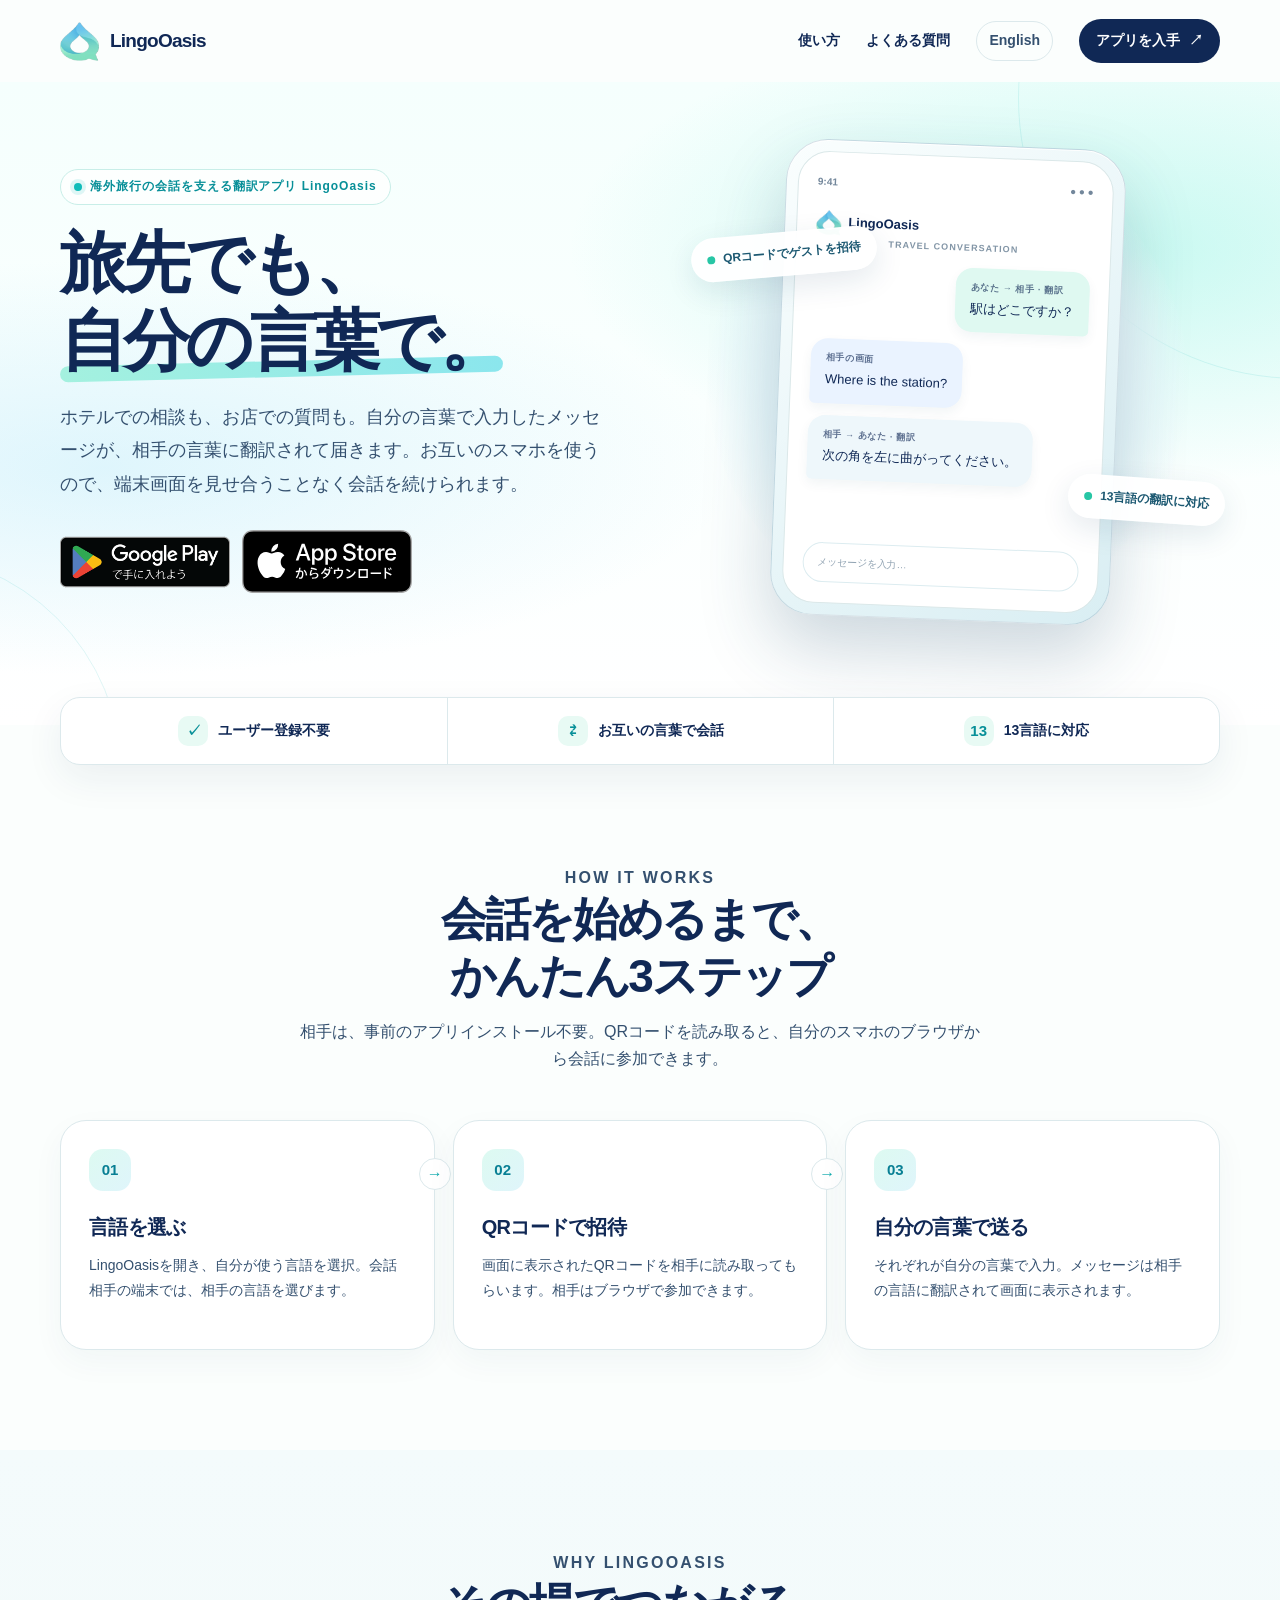
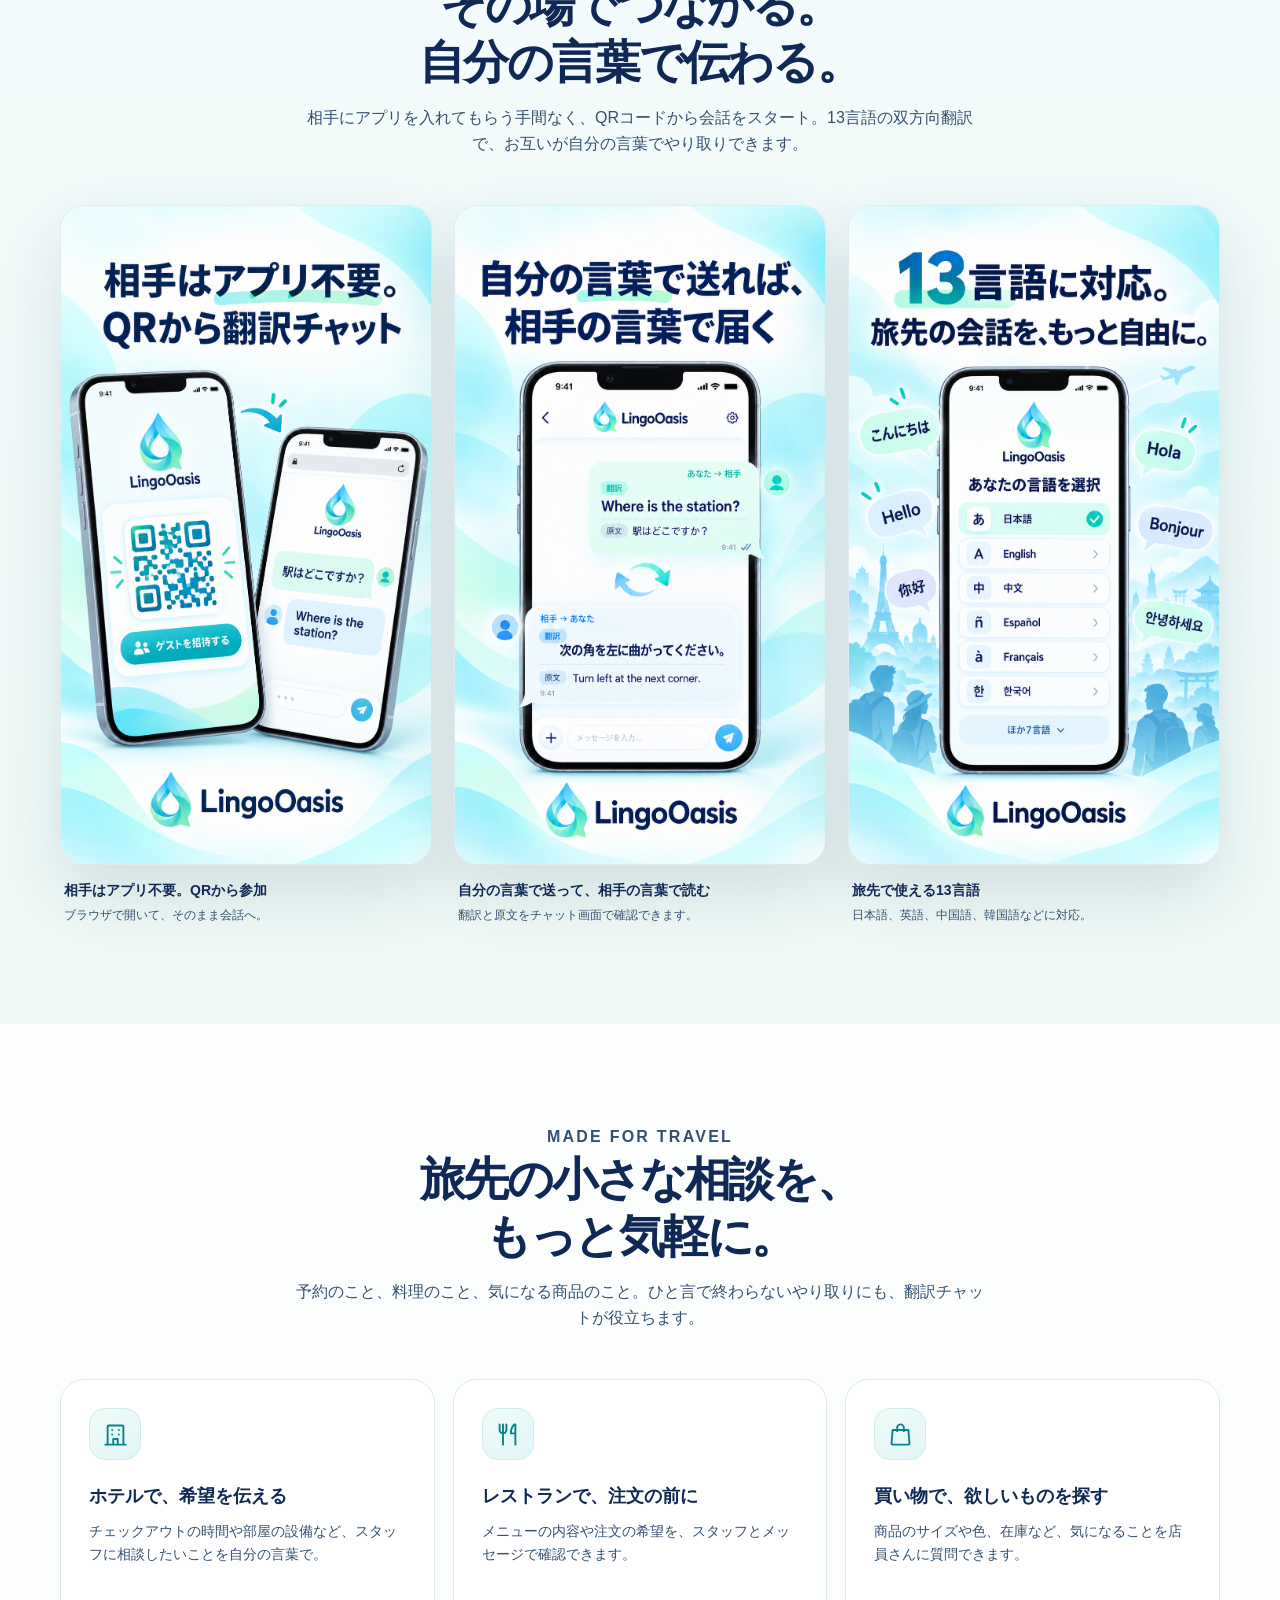
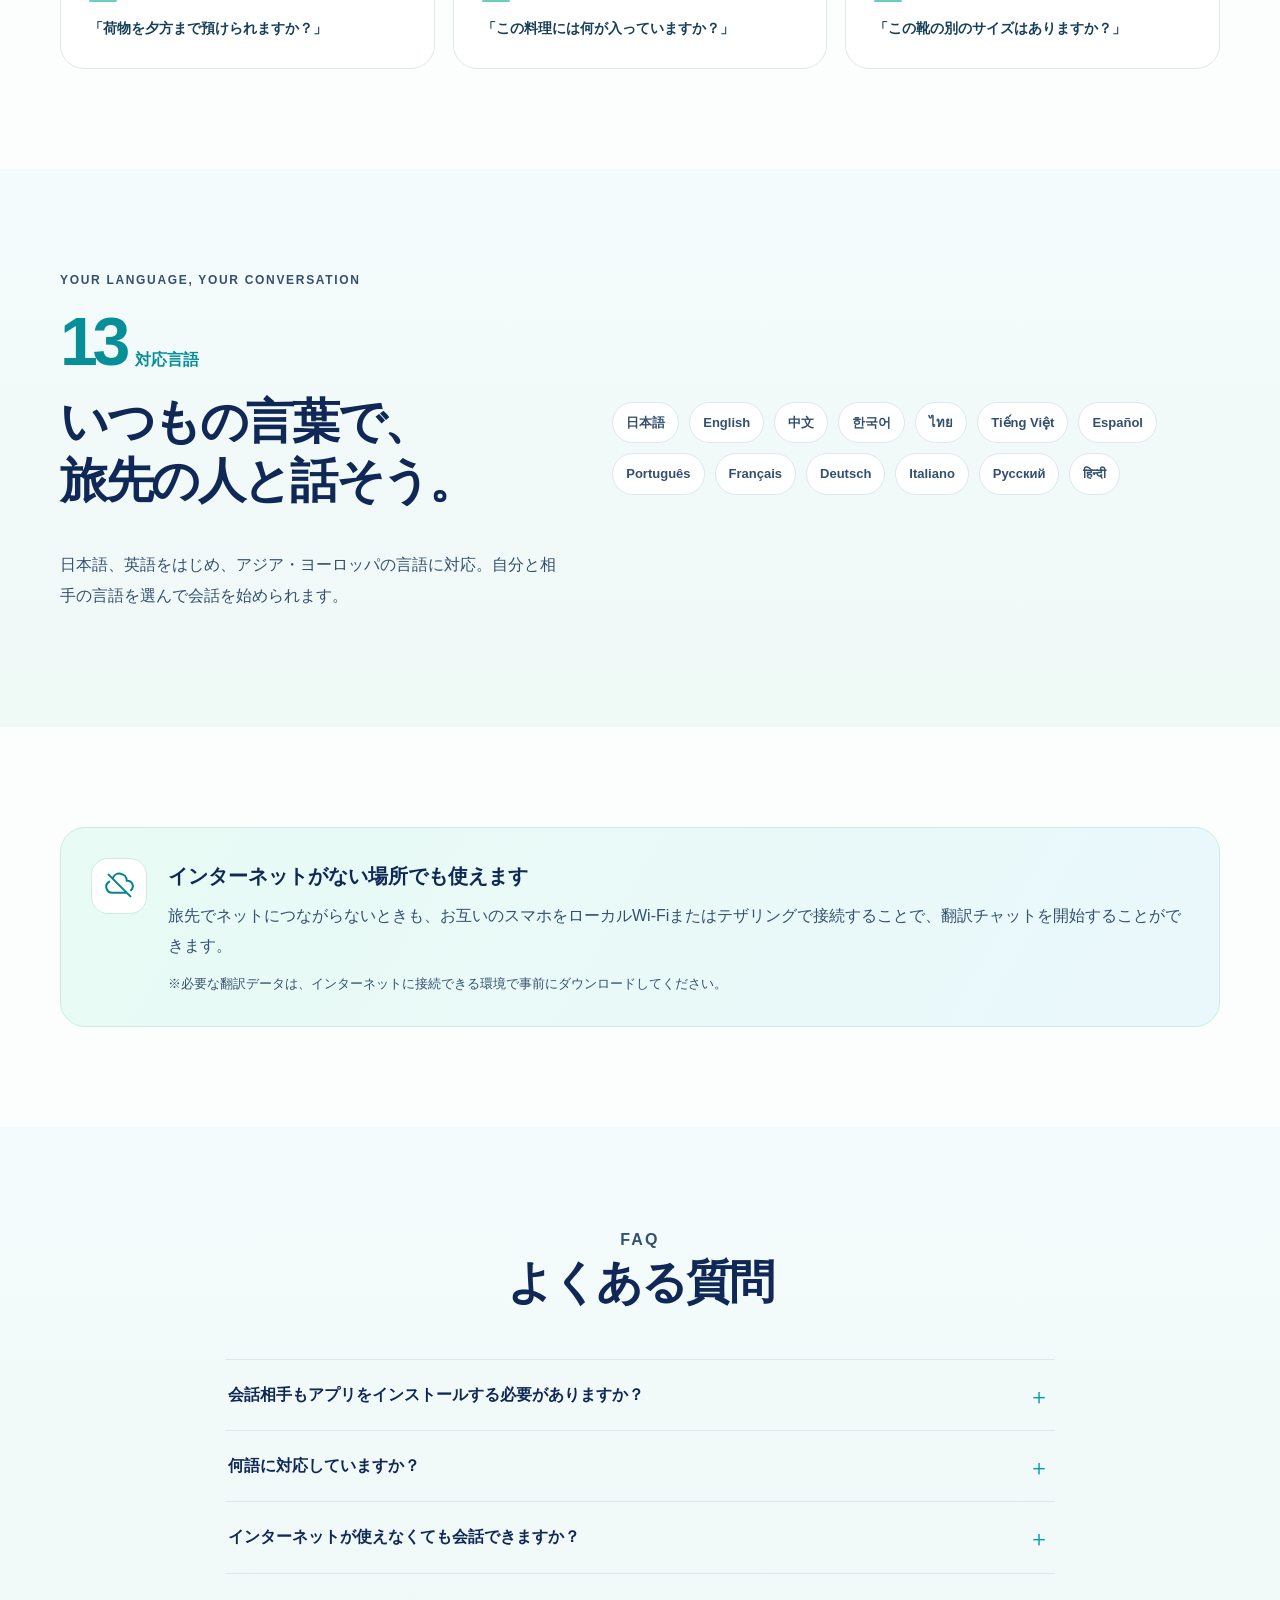
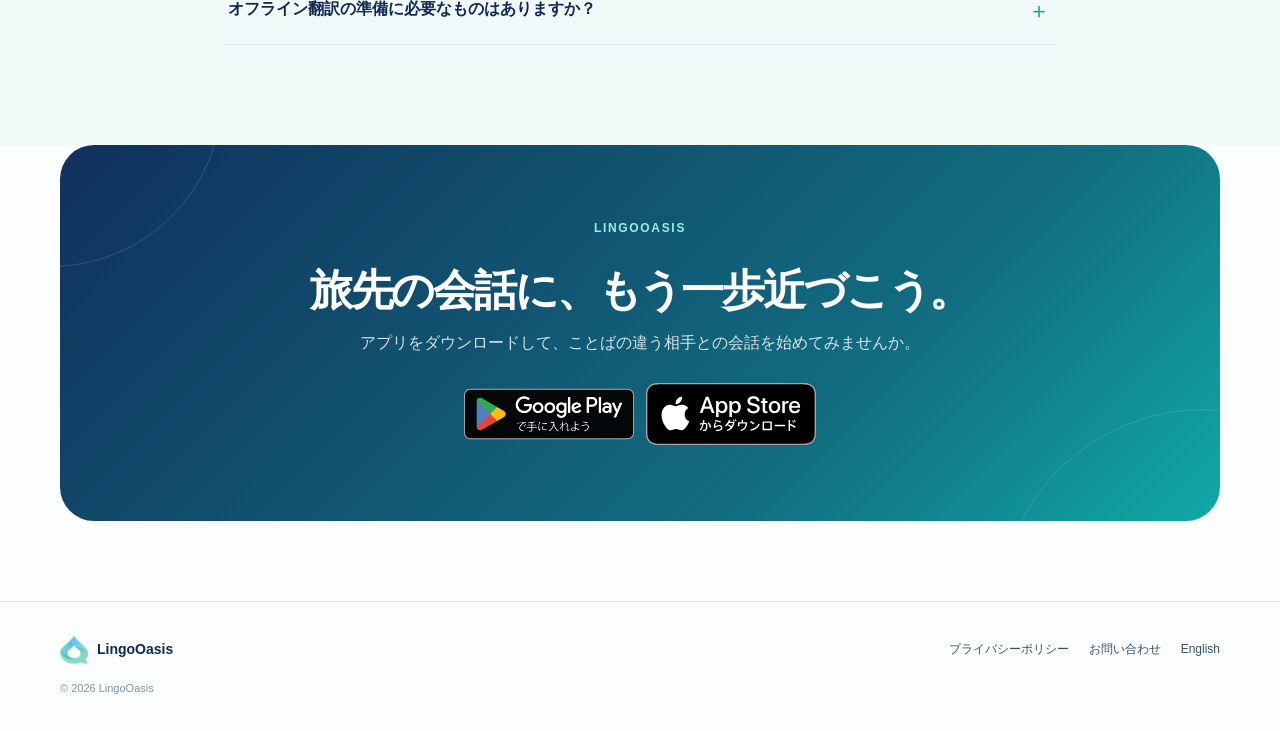
<file: index.html>
<!doctype html>
<html lang="ja">
  <head>
    <meta charset="utf-8" />
    <meta name="viewport" content="width=device-width, initial-scale=1" />
    <title>海外旅行の翻訳アプリ LingoOasis｜QRコードで始める翻訳チャット</title>
    <meta
      name="description"
      content="海外旅行先の会話に使える翻訳アプリ。13言語の翻訳チャットで、自分の言葉のメッセージが相手の言葉に翻訳されます。相手はQRコードからブラウザで参加でき、アプリのインストールは不要です。"
    />
    <meta name="theme-color" content="#f5fffd" />
    <meta name="robots" content="index,follow" />
    <link
      rel="canonical"
      href="https://sordes1219.github.io/lingooasis_introduction/"
    />
    <link
      rel="alternate"
      hreflang="ja"
      href="https://sordes1219.github.io/lingooasis_introduction/"
    />
    <link
      rel="alternate"
      hreflang="en"
      href="https://sordes1219.github.io/lingooasis_introduction/en/"
    />
    <link
      rel="alternate"
      hreflang="x-default"
      href="https://sordes1219.github.io/lingooasis_introduction/"
    />
    <link rel="icon" href="assets/logo.png" type="image/png" />
    <link rel="stylesheet" href="styles.css" />
    <script src="scroll-reveal.js" defer></script>
    <meta property="og:type" content="website" />
    <meta property="og:locale" content="ja_JP" />
    <meta property="og:site_name" content="LingoOasis" />
    <meta property="og:title" content="海外旅行の翻訳アプリ LingoOasis｜QRコードで始める翻訳チャット" />
    <meta
      property="og:description"
      content="海外旅行先で使える13言語対応の翻訳アプリ。自分の言葉で送ると相手の言葉に翻訳され、相手はQRコードからブラウザで参加できます。"
    />
    <meta
      property="og:url"
      content="https://sordes1219.github.io/lingooasis_introduction/"
    />
    <meta
      property="og:image"
      content="https://sordes1219.github.io/lingooasis_introduction/assets/store-1.png"
    />
    <meta name="twitter:card" content="summary_large_image" />
    <script type="application/ld+json">
      {
        "@context": "https://schema.org",
        "@type": "SoftwareApplication",
        "name": "LingoOasis",
        "applicationCategory": "TravelApplication",
        "operatingSystem": "Android, iOS",
        "inLanguage": [
          "ja",
          "en",
          "zh",
          "ko",
          "th",
          "vi",
          "es",
          "pt",
          "fr",
          "de",
          "it",
          "ru",
          "hi"
        ],
        "description": "海外旅行先で自分の言葉で会話できる、13言語対応の翻訳チャットアプリ。ゲストはQRコードからブラウザで参加できます。",
        "downloadUrl": [
          "https://play.google.com/store/apps/details?id=com.lingooasis.app",
          "https://apps.apple.com/app/id6812260177"
        ]
      }
    </script>
  </head>
  <body>
    <a class="skip-link" href="#main">本文へスキップ</a>
    <header class="header">
      <div class="wrap header-inner">
        <a class="brand" href="./" aria-label="LingoOasis ホーム"
          ><img src="assets/logo.png" alt="" /><span>LingoOasis</span></a
        >
        <nav class="nav" aria-label="メインナビゲーション">
          <a class="nav-link" href="#how">使い方</a
          ><a class="nav-link" href="#faq">よくある質問</a
          ><a class="language" href="en/" lang="en" hreflang="en">English</a
          ><a class="nav-cta" href="#download"
            >アプリを入手 <span aria-hidden="true">↗</span></a
          >
        </nav>
      </div>
    </header>
    <main id="main">
      <section class="hero">
        <div class="wrap hero-grid">
          <div>
            <p class="eyebrow">
              <span class="eyebrow-dot" aria-hidden="true"></span
              >海外旅行の会話を支える翻訳アプリ LingoOasis
            </p>
            <h1>
              旅先でも、<br /><span class="highlight">自分の言葉で。</span>
            </h1>
            <p class="hero-copy">
              ホテルでの相談も、お店での質問も。自分の言葉で入力したメッセージが、相手の言葉に翻訳されて届きます。お互いのスマホを使うので、端末画面を見せ合うことなく会話を続けられます。
            </p>
            <div class="cta-row">
              <a
                class="store-badge-link"
                href="https://play.google.com/store/apps/details?id=com.lingooasis.app"
                ><img
                  class="store-badge-image"
                  src="assets/google-play-ja.png"
                  alt="Google Play で手に入れよう"
                  width="646"
                  height="250" /></a
              ><a
                class="store-badge-link"
                href="https://apps.apple.com/app/id6812260177"
                ><img
                  class="store-badge-image"
                  src="assets/app-store-ja.svg"
                  alt="App Storeからダウンロード"
                  width="109"
                  height="40"
              /></a>
            </div>
          </div>
          <div class="hero-art" aria-label="翻訳チャットのイメージ">
            <div class="aura" aria-hidden="true"></div>
            <div class="float-pill qr">
              <span class="pill-dot" aria-hidden="true"></span
              >QRコードでゲストを招待
            </div>
            <div class="phone">
              <div class="phone-screen">
                <div class="phone-top"><span>9:41</span><span>● ● ●</span></div>
                <div class="phone-brand">
                  <img src="assets/logo.png" alt="" /> LingoOasis
                </div>
                <p class="demo-label">TRAVEL CONVERSATION</p>
                <div class="bubble right">
                  <small>あなた → 相手 · 翻訳</small>駅はどこですか？
                </div>
                <div class="bubble en">
                  <small>相手の画面</small>Where is the station?
                </div>
                <div class="bubble left">
                  <small>相手 → あなた · 翻訳</small
                  >次の角を左に曲がってください。
                </div>
                <div class="phone-input">メッセージを入力…</div>
              </div>
            </div>
            <div class="float-pill translate">
              <span class="pill-dot" aria-hidden="true"></span
              ><span>13言語の翻訳に対応</span>
            </div>
          </div>
        </div>
      </section>
      <div class="wrap trust-row" aria-label="LingoOasisの特徴">
        <div class="trust-inner">
          <div class="trust-item">
            <span class="trust-icon" aria-hidden="true">✓</span>ユーザー登録不要
          </div>
          <div class="trust-item">
            <span class="trust-icon" aria-hidden="true">⇄</span
            >お互いの言葉で会話
          </div>
          <div class="trust-item">
            <span class="trust-icon" aria-hidden="true">13</span>13言語に対応
          </div>
        </div>
      </div>
      <section class="section" id="how">
        <div class="wrap">
          <div class="section-heading">
            <p class="section-kicker">How it works</p>
            <h2>会話を始めるまで、<br />かんたん3ステップ</h2>
            <p>
              相手は、事前のアプリインストール不要。QRコードを読み取ると、自分のスマホのブラウザから会話に参加できます。
            </p>
          </div>
          <div class="steps">
            <article class="step">
              <div class="step-number">01</div>
              <h3>言語を選ぶ</h3>
              <p>
                LingoOasisを開き、自分が使う言語を選択。会話相手の端末では、相手の言語を選びます。
              </p>
              <span class="step-arrow" aria-hidden="true">→</span>
            </article>
            <article class="step">
              <div class="step-number">02</div>
              <h3>QRコードで招待</h3>
              <p>
                画面に表示されたQRコードを相手に読み取ってもらいます。相手はブラウザで参加できます。
              </p>
              <span class="step-arrow" aria-hidden="true">→</span>
            </article>
            <article class="step">
              <div class="step-number">03</div>
              <h3>自分の言葉で送る</h3>
              <p>
                それぞれが自分の言葉で入力。メッセージは相手の言語に翻訳されて画面に表示されます。
              </p>
            </article>
          </div>
        </div>
      </section>
      <section class="section section-soft">
        <div class="wrap">
          <div class="section-heading">
            <p class="section-kicker">Why LingoOasis</p>
            <h2>その場でつながる。<br />自分の言葉で伝わる。</h2>
            <p>
              相手にアプリを入れてもらう手間なく、QRコードから会話をスタート。13言語の双方向翻訳で、お互いが自分の言葉でやり取りできます。
            </p>
          </div>
          <div class="gallery">
            <figure class="shot">
              <div class="shot-frame">
                <img
                  src="assets/store-1.png"
                  alt="2台のスマートフォンに表示されたQR招待画面と翻訳チャット。相手はアプリ不要で、QRコードから会話に参加できます。"
                  loading="lazy"
                  decoding="async"
                />
              </div>
              <figcaption>
                相手はアプリ不要。QRから参加<span
                  >ブラウザで開いて、そのまま会話へ。</span
                >
              </figcaption>
            </figure>
            <figure class="shot">
              <div class="shot-frame">
                <img
                  src="assets/store-2.png"
                  alt="LingoOasisのチャット画面。送信した文と翻訳結果が、会話の中で確認できます。"
                  loading="lazy"
                  decoding="async"
                />
              </div>
              <figcaption>
                自分の言葉で送って、相手の言葉で読む<span
                  >翻訳と原文をチャット画面で確認できます。</span
                >
              </figcaption>
            </figure>
            <figure class="shot">
              <div class="shot-frame">
                <img
                  src="assets/store-3.png"
                  alt="LingoOasisで選べる13言語のイメージ。日本語、英語、中国語、韓国語などに対応しています。"
                  loading="lazy"
                  decoding="async"
                />
              </div>
              <figcaption>
                旅先で使える13言語<span
                  >日本語、英語、中国語、韓国語などに対応。</span
                >
              </figcaption>
            </figure>
          </div>
        </div>
      </section>
      <section class="section">
        <div class="wrap">
          <div class="section-heading">
            <p class="section-kicker">Made for travel</p>
            <h2>旅先の小さな相談を、<br />もっと気軽に。</h2>
            <p>
              予約のこと、料理のこと、気になる商品のこと。ひと言で終わらないやり取りにも、翻訳チャットが役立ちます。
            </p>
          </div>
          <div class="use-cases">
            <article class="use-case">
              <div class="use-case-icon" aria-hidden="true">
                <svg
                  viewBox="0 0 24 24"
                  fill="none"
                  stroke="currentColor"
                  stroke-width="1.7"
                  stroke-linecap="round"
                  stroke-linejoin="round"
                  aria-hidden="true"
                  focusable="false"
                >
                  <path
                    d="M5 21V5a1 1 0 0 1 1-1h12a1 1 0 0 1 1 1v16M3 21h18M10 21v-5h4v5M9 8h.01M15 8h.01M9 12h.01M15 12h.01"
                  />
                </svg>
              </div>
              <h3>ホテルで、希望を伝える</h3>
              <p>
                チェックアウトの時間や部屋の設備など、スタッフに相談したいことを自分の言葉で。
              </p>
              <p class="use-case-example">「荷物を夕方まで預けられますか？」</p>
            </article>
            <article class="use-case">
              <div class="use-case-icon" aria-hidden="true">
                <svg
                  viewBox="0 0 24 24"
                  fill="none"
                  stroke="currentColor"
                  stroke-width="1.7"
                  stroke-linecap="round"
                  stroke-linejoin="round"
                  aria-hidden="true"
                  focusable="false"
                >
                  <path
                    d="M5 3v5a3 3 0 0 0 6 0V3M8 3v18M18 3c-2 2-3 5-3 8h4M19 3v18"
                  />
                </svg>
              </div>
              <h3>レストランで、注文の前に</h3>
              <p>
                メニューの内容や注文の希望を、スタッフとメッセージで確認できます。
              </p>
              <p class="use-case-example">
                「この料理には何が入っていますか？」
              </p>
            </article>
            <article class="use-case">
              <div class="use-case-icon" aria-hidden="true">
                <svg
                  viewBox="0 0 24 24"
                  fill="none"
                  stroke="currentColor"
                  stroke-width="1.7"
                  stroke-linecap="round"
                  stroke-linejoin="round"
                  aria-hidden="true"
                  focusable="false"
                >
                  <path d="M5 8h14l1 12a1 1 0 0 1-1 1H5a1 1 0 0 1-1-1L5 8Z" />
                  <path d="M9 9V6a3 3 0 0 1 6 0v3" />
                </svg>
              </div>
              <h3>買い物で、欲しいものを探す</h3>
              <p>
                商品のサイズや色、在庫など、気になることを店員さんに質問できます。
              </p>
              <p class="use-case-example">
                「この靴の別のサイズはありますか？」
              </p>
            </article>
          </div>
        </div>
      </section>
      <section class="section section-soft">
        <div class="wrap language-layout">
          <div class="language-copy">
            <p class="section-kicker">Your language, your conversation</p>
            <div class="language-count">
              <strong>13</strong><span>対応言語</span>
            </div>
            <h2>いつもの言葉で、<br />旅先の人と話そう。</h2>
            <p>
              日本語、英語をはじめ、アジア・ヨーロッパの言語に対応。自分と相手の言語を選んで会話を始められます。
            </p>
          </div>
          <div class="language-list" aria-label="対応言語">
            <span>日本語</span><span>English</span><span>中文</span
            ><span>한국어</span><span>ไทย</span><span>Tiếng Việt</span
            ><span>Español</span><span>Português</span><span>Français</span
            ><span>Deutsch</span><span>Italiano</span><span>Русский</span
            ><span>हिन्दी</span>
          </div>
        </div>
      </section>
      <section class="section">
        <div class="wrap">
          <div class="offline-card">
            <div class="offline-icon" aria-hidden="true">
              <svg
                viewBox="0 0 24 24"
                fill="none"
                stroke="currentColor"
                stroke-width="1.7"
                stroke-linecap="round"
                stroke-linejoin="round"
                aria-hidden="true"
                focusable="false"
              >
                <path
                  d="m3 3 18 18M6.3 6.3A6 6 0 0 1 18 8h.5a4.5 4.5 0 0 1 3 7.85M3.5 8.7A5 5 0 0 0 6 18h12"
                />
              </svg>
            </div>
            <div>
              <h3>インターネットがない場所でも使えます</h3>
              <p class="offline-benefit">
                旅先でネットにつながらないときも、お互いのスマホをローカルWi-Fiまたはテザリングで接続することで、翻訳チャットを開始することができます。
              </p>
              <p class="offline-note">
                ※必要な翻訳データは、インターネットに接続できる環境で事前にダウンロードしてください。
              </p>
            </div>
          </div>
        </div>
      </section>
      <section class="section section-soft" id="faq">
        <div class="wrap">
          <div class="section-heading">
            <p class="section-kicker">FAQ</p>
            <h2>よくある質問</h2>
          </div>
          <div class="faq-list">
            <details>
              <summary>
                会話相手もアプリをインストールする必要がありますか？
              </summary>
              <p>
                いいえ。招待する人はLingoOasisアプリを使いますが、相手はQRコードを読み取り、ブラウザから参加できます。
              </p>
            </details>
            <details>
              <summary>何語に対応していますか？</summary>
              <p>
                日本語、英語、中国語、韓国語、タイ語、ベトナム語、スペイン語、ポルトガル語、フランス語、ドイツ語、イタリア語、ロシア語、ヒンディー語の13言語です。
              </p>
            </details>
            <details>
              <summary>インターネットが使えなくても会話できますか？</summary>
              <p>
                オフライン翻訳データを事前に準備し、アプリを使う人がローカルWi-Fiまたはテザリングを設定すれば利用できます。相手の端末も同じネットワークに接続してください。
              </p>
            </details>
            <details>
              <summary>オフライン翻訳の準備に必要なものはありますか？</summary>
              <p>
                翻訳データをダウンロードするため、初回の準備にはインターネット接続と端末の空き容量が必要です。旅行前にWi-Fi環境で準備することをおすすめします。
              </p>
            </details>
          </div>
        </div>
      </section>
      <section class="wrap" id="download">
        <div class="final-cta">
          <p class="section-kicker" style="color: #9af0df">LingoOasis</p>
          <h2>旅先の会話に、もう一歩近づこう。</h2>
          <p>
            アプリをダウンロードして、ことばの違う相手との会話を始めてみませんか。
          </p>
          <div class="cta-row">
            <a
              class="store-badge-link"
              href="https://play.google.com/store/apps/details?id=com.lingooasis.app"
              ><img
                class="store-badge-image"
                src="assets/google-play-ja.png"
                alt="Google Play で手に入れよう"
                width="646"
                height="250" /></a
            ><a
              class="store-badge-link"
              href="https://apps.apple.com/app/id6812260177"
              ><img
                class="store-badge-image"
                src="assets/app-store-ja.svg"
                alt="App Storeからダウンロード"
                width="109"
                height="40"
            /></a>
          </div>
        </div>
      </section>
    </main>
    <footer class="footer">
      <div class="wrap">
        <div class="footer-inner">
          <a class="footer-brand" href="./" style="text-decoration: none"
            ><img src="assets/logo.png" alt="" />LingoOasis</a
          >
          <div class="footer-links">
            <a href="privacy.html">プライバシーポリシー</a
            ><a
              href="https://x.com/soldes17"
              target="_blank"
              rel="noopener noreferrer"
              >お問い合わせ</a
            ><a href="en/" lang="en">English</a>
          </div>
        </div>
        <p class="copyright">© 2026 LingoOasis</p>
      </div>
    </footer>
  </body>
  <script
    async
    src="https://www.googletagmanager.com/gtm.js?id=GTM-55J9N8Z2"
  ></script>
  <script>
    window.dataLayer = window.dataLayer || [];
    function gtag() {
      dataLayer.push(arguments);
    }
    gtag("js", new Date());
  </script>
</html>
</file>
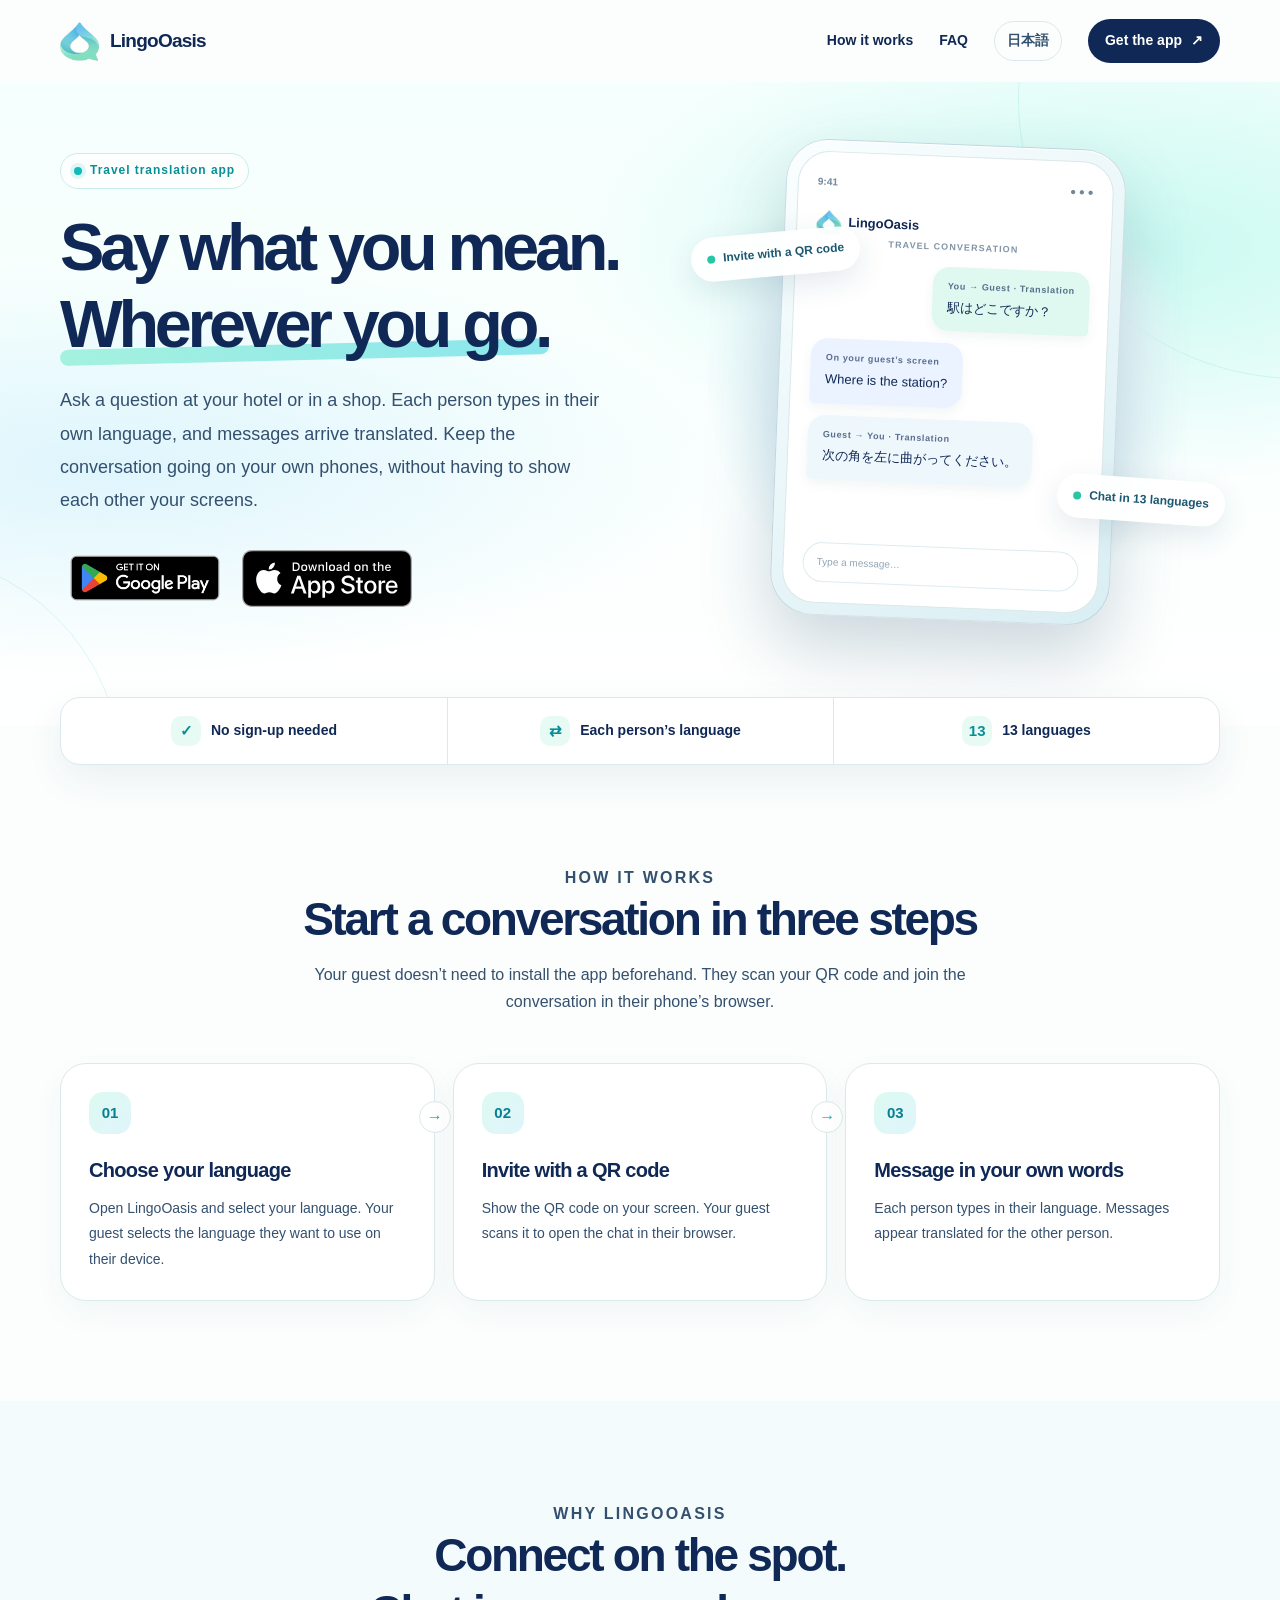
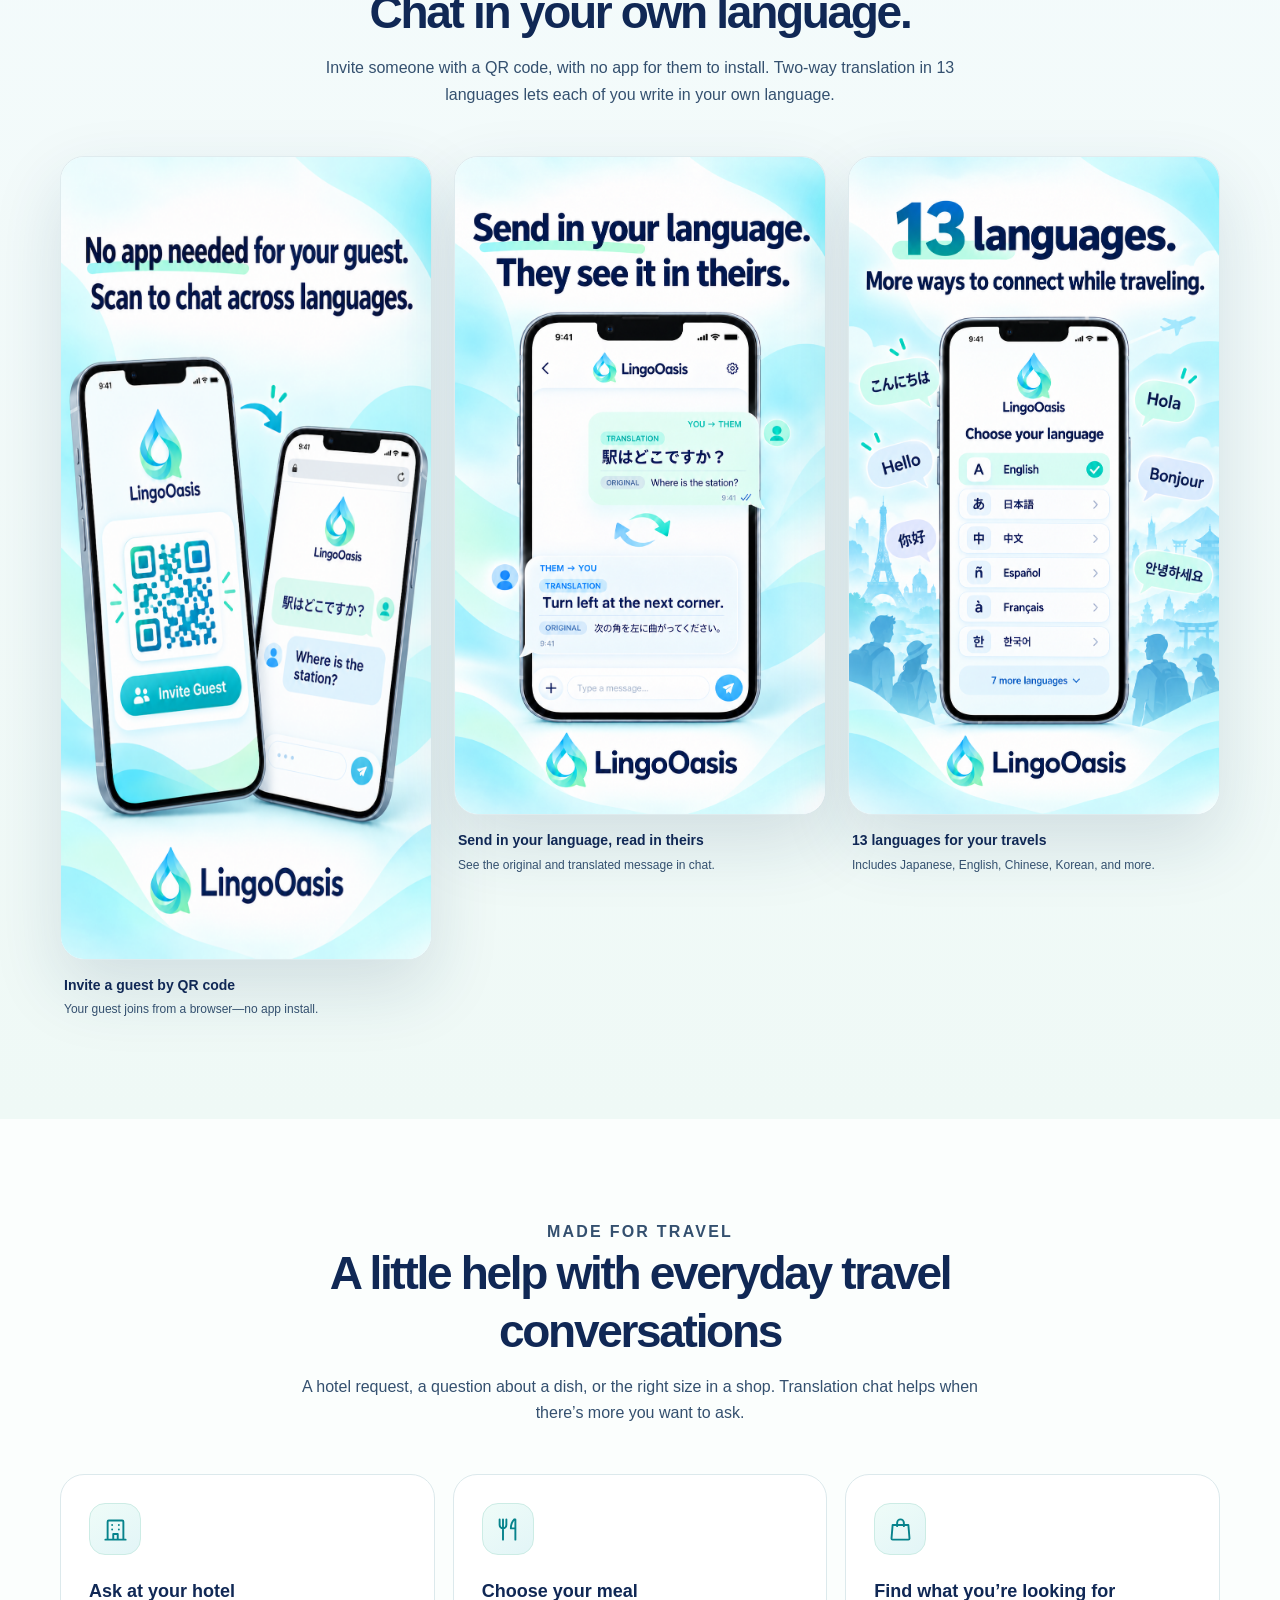
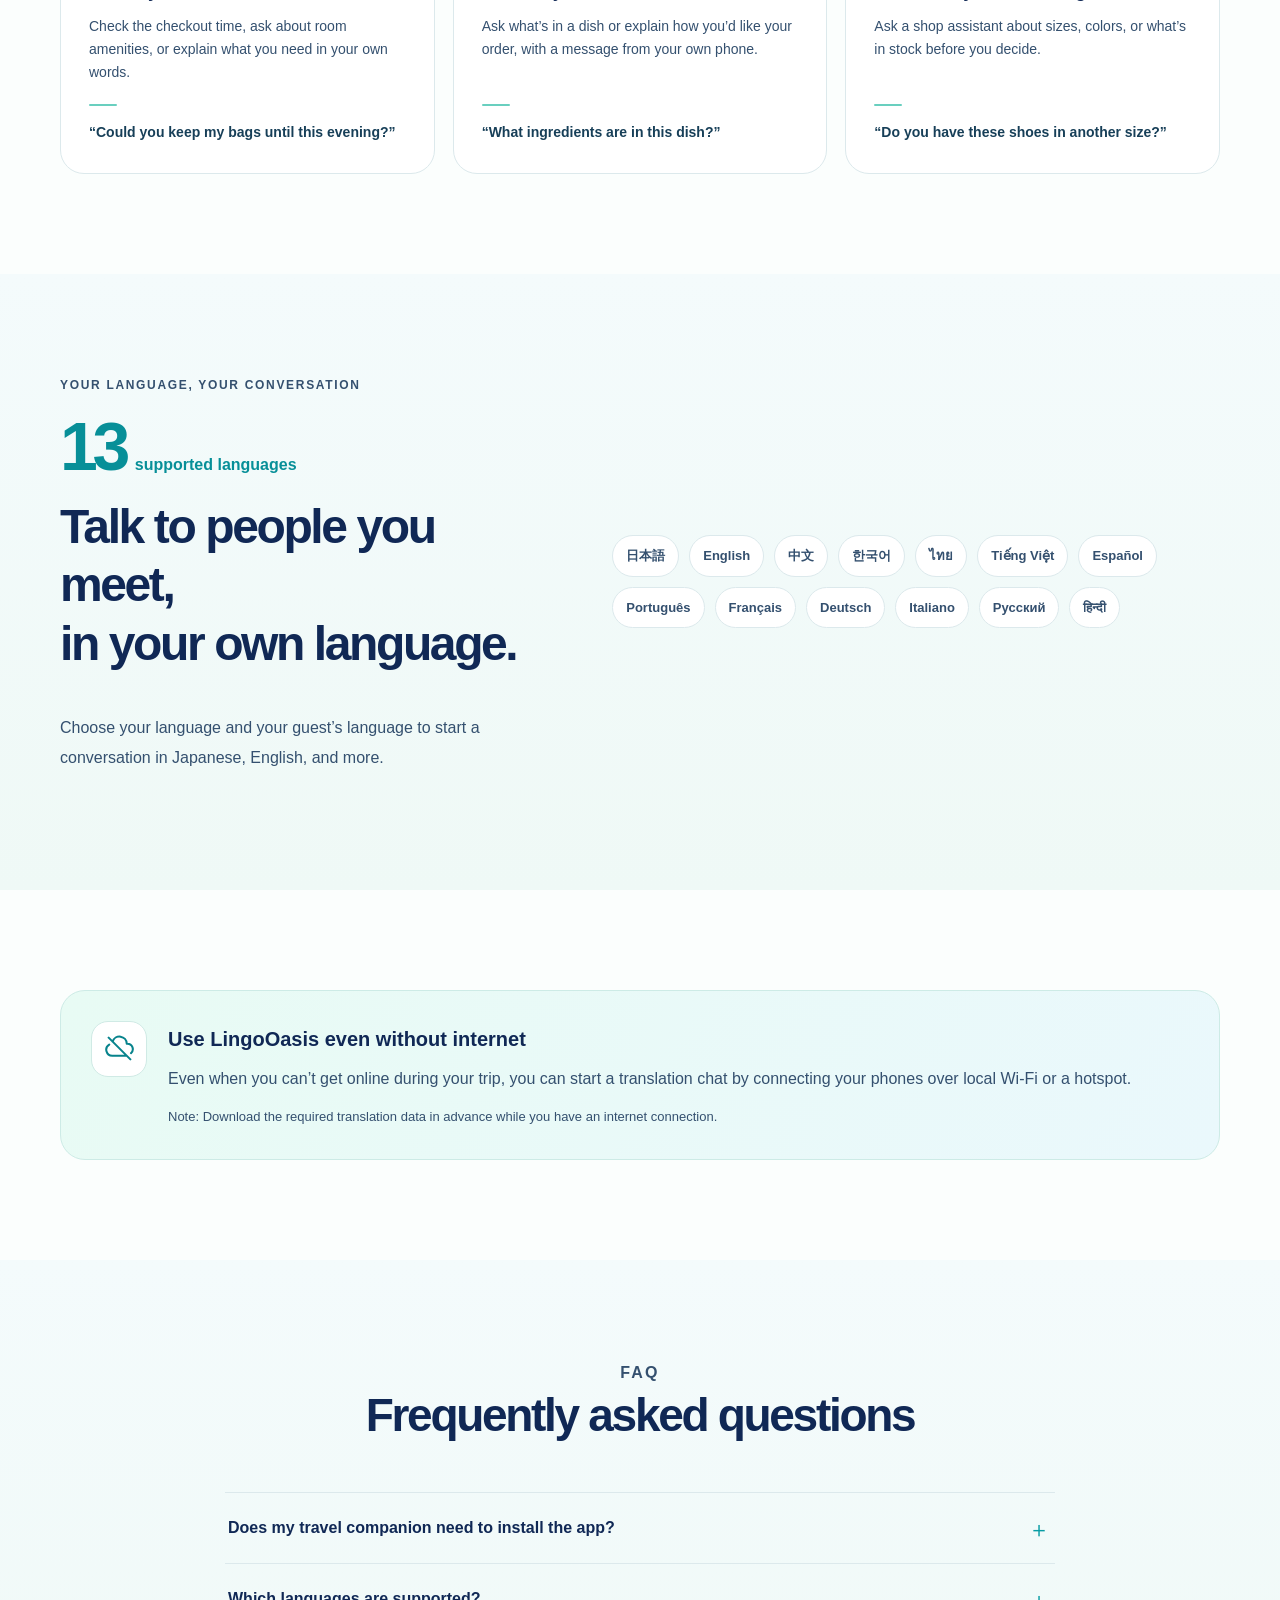
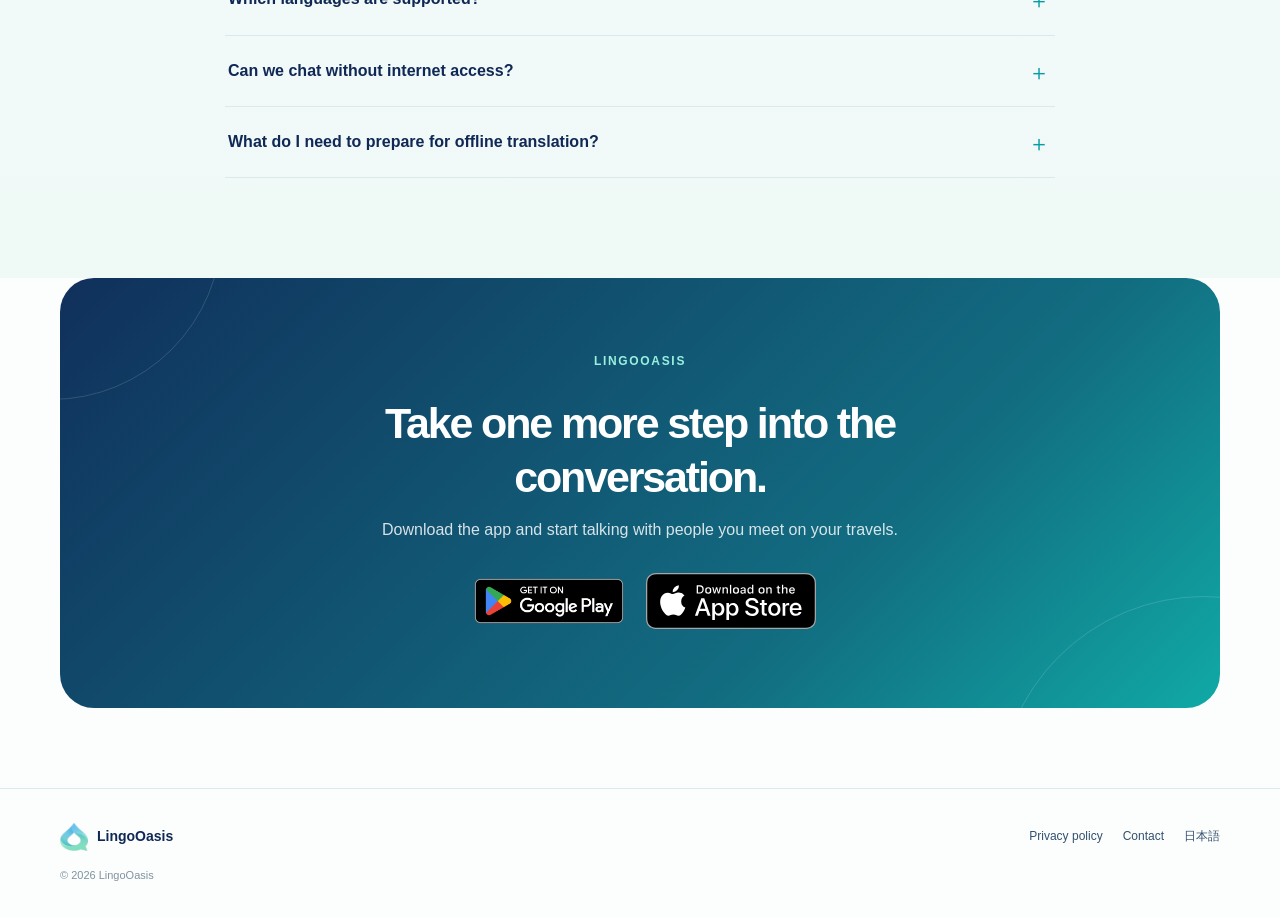
<file: en/index.html>
<!doctype html>
<html lang="en">
  <head>
    <meta charset="utf-8" />
    <meta name="viewport" content="width=device-width, initial-scale=1" />
    <title>LingoOasis | Translation App for Travel</title>
    <meta
      name="description"
      content="A travel translation app with chat in 13 languages. Type in your own language and messages arrive translated. Guests can join by QR code in a browser, with no app install required."
    />
    <meta name="theme-color" content="#f5fffd" />
    <meta name="robots" content="index,follow" />
    <link
      rel="canonical"
      href="https://sordes1219.github.io/lingooasis_introduction/en/"
    />
    <link
      rel="alternate"
      hreflang="ja"
      href="https://sordes1219.github.io/lingooasis_introduction/"
    />
    <link
      rel="alternate"
      hreflang="en"
      href="https://sordes1219.github.io/lingooasis_introduction/en/"
    />
    <link
      rel="alternate"
      hreflang="x-default"
      href="https://sordes1219.github.io/lingooasis_introduction/"
    />
    <link rel="icon" href="../assets/logo.png" type="image/png" />
    <link rel="stylesheet" href="../styles.css" />
    <script src="../scroll-reveal.js" defer></script>
    <meta property="og:type" content="website" />
    <meta property="og:locale" content="en_US" />
    <meta property="og:site_name" content="LingoOasis" />
    <meta
      property="og:title"
      content="LingoOasis | Translation App for Travel"
    />
    <meta
      property="og:description"
      content="A travel translation app with chat in 13 languages. Guests join by QR code in a browser, with no app install required."
    />
    <meta
      property="og:url"
      content="https://sordes1219.github.io/lingooasis_introduction/en/"
    />
    <meta
      property="og:image"
      content="https://sordes1219.github.io/lingooasis_introduction/assets/store-1_en.png"
    />
    <meta name="twitter:card" content="summary_large_image" />
    <script type="application/ld+json">
      {
        "@context": "https://schema.org",
        "@type": "SoftwareApplication",
        "name": "LingoOasis",
        "applicationCategory": "TravelApplication",
        "operatingSystem": "Android, iOS",
        "inLanguage": [
          "ja",
          "en",
          "zh",
          "ko",
          "th",
          "vi",
          "es",
          "pt",
          "fr",
          "de",
          "it",
          "ru",
          "hi"
        ],
        "description": "A translation chat app for travel with 13 languages. The host types in their own language; guests join through a browser using a QR code.",
        "downloadUrl": [
          "https://play.google.com/store/apps/details?id=com.lingooasis.app",
          "https://apps.apple.com/app/id6812260177"
        ]
      }
    </script>
  </head>
  <body>
    <a class="skip-link" href="#main">Skip to content</a>
    <header class="header">
      <div class="wrap header-inner">
        <a class="brand" href="./" aria-label="LingoOasis home"
          ><img src="../assets/logo.png" alt="" /><span>LingoOasis</span></a
        >
        <nav class="nav" aria-label="Main navigation">
          <a class="nav-link" href="#how">How it works</a
          ><a class="nav-link" href="#faq">FAQ</a
          ><a class="language" href="../" lang="ja" hreflang="ja">日本語</a
          ><a class="nav-cta" href="#download"
            >Get the app <span aria-hidden="true">↗</span></a
          >
        </nav>
      </div>
    </header>
    <main id="main">
      <section class="hero">
        <div class="wrap hero-grid">
          <div>
            <p class="eyebrow">
              <span class="eyebrow-dot" aria-hidden="true"></span>Travel translation app
            </p>
            <h1>
              Say what you mean.<br /><span class="highlight"
                >Wherever you go.</span
              >
            </h1>
            <p class="hero-copy">
              Ask a question at your hotel or in a shop. Each person types in
              their own language, and messages arrive translated. Keep the
              conversation going on your own phones, without having to show each
              other your screens.
            </p>
            <div class="cta-row">
              <a
                class="store-badge-link"
                href="https://play.google.com/store/apps/details?id=com.lingooasis.app"
                ><img
                  class="store-badge-image"
                  src="../assets/google-play-en.png"
                  alt="Get it on Google Play"
                  width="646"
                  height="250" /></a
              ><a
                class="store-badge-link"
                href="https://apps.apple.com/app/id6812260177"
                ><img
                  class="store-badge-image"
                  src="../assets/app-store-en.svg"
                  alt="Download on the App Store"
                  width="109"
                  height="40"
              /></a>
            </div>
          </div>
          <div class="hero-art" aria-label="Illustration of a translated chat">
            <div class="aura" aria-hidden="true"></div>
            <div class="float-pill qr">
              <span class="pill-dot" aria-hidden="true"></span>Invite with a QR
              code
            </div>
            <div class="phone">
              <div class="phone-screen">
                <div class="phone-top"><span>9:41</span><span>● ● ●</span></div>
                <div class="phone-brand">
                  <img src="../assets/logo.png" alt="" /> LingoOasis
                </div>
                <p class="demo-label">TRAVEL CONVERSATION</p>
                <div class="bubble right">
                  <small>You → Guest · Translation</small>駅はどこですか？
                </div>
                <div class="bubble en">
                  <small>On your guest’s screen</small>Where is the station?
                </div>
                <div class="bubble left">
                  <small>Guest → You · Translation</small
                  >次の角を左に曲がってください。
                </div>
                <div class="phone-input">Type a message…</div>
              </div>
            </div>
            <div class="float-pill translate">
              <span class="pill-dot" aria-hidden="true"></span
              ><span>Chat in 13 languages</span>
            </div>
          </div>
        </div>
      </section>
      <div class="wrap trust-row" aria-label="LingoOasis features">
        <div class="trust-inner">
          <div class="trust-item">
            <span class="trust-icon" aria-hidden="true">✓</span>No sign-up
            needed
          </div>
          <div class="trust-item">
            <span class="trust-icon" aria-hidden="true">⇄</span>Each person’s
            language
          </div>
          <div class="trust-item">
            <span class="trust-icon" aria-hidden="true">13</span>13 languages
          </div>
        </div>
      </div>
      <section class="section" id="how">
        <div class="wrap">
          <div class="section-heading">
            <p class="section-kicker">How it works</p>
            <h2>Start a conversation in three steps</h2>
            <p>
              Your guest doesn’t need to install the app beforehand. They scan
              your QR code and join the conversation in their phone’s browser.
            </p>
          </div>
          <div class="steps">
            <article class="step">
              <div class="step-number">01</div>
              <h3>Choose your language</h3>
              <p>
                Open LingoOasis and select your language. Your guest selects the
                language they want to use on their device.
              </p>
              <span class="step-arrow" aria-hidden="true">→</span>
            </article>
            <article class="step">
              <div class="step-number">02</div>
              <h3>Invite with a QR code</h3>
              <p>
                Show the QR code on your screen. Your guest scans it to open the
                chat in their browser.
              </p>
              <span class="step-arrow" aria-hidden="true">→</span>
            </article>
            <article class="step">
              <div class="step-number">03</div>
              <h3>Message in your own words</h3>
              <p>
                Each person types in their language. Messages appear translated
                for the other person.
              </p>
            </article>
          </div>
        </div>
      </section>
      <section class="section section-soft">
        <div class="wrap">
          <div class="section-heading">
            <p class="section-kicker">Why LingoOasis</p>
            <h2>Connect on the spot.<br />Chat in your own language.</h2>
            <p>
              Invite someone with a QR code, with no app for them to install.
              Two-way translation in 13 languages lets each of you write in your
              own language.
            </p>
          </div>
          <div class="gallery">
            <figure class="shot">
              <div class="shot-frame">
                <img
                  src="../assets/store-1_en.png"
                  alt="Two phones showing a QR invitation and a translated conversation. A guest can join in a browser without installing the app."
                  loading="lazy"
                  decoding="async"
                />
              </div>
              <figcaption>
                Invite a guest by QR code<span
                  >Your guest joins from a browser—no app install.</span
                >
              </figcaption>
            </figure>
            <figure class="shot">
              <div class="shot-frame">
                <img
                  src="../assets/store-2_en.png"
                  alt="LingoOasis chat screen showing a message and its translation in the conversation."
                  loading="lazy"
                  decoding="async"
                />
              </div>
              <figcaption>
                Send in your language, read in theirs<span
                  >See the original and translated message in chat.</span
                >
              </figcaption>
            </figure>
            <figure class="shot">
              <div class="shot-frame">
                <img
                  src="../assets/store-3_en.png"
                  alt="LingoOasis supports 13 languages, including Japanese, English, Chinese, and Korean."
                  loading="lazy"
                  decoding="async"
                />
              </div>
              <figcaption>
                13 languages for your travels<span
                  >Includes Japanese, English, Chinese, Korean, and more.</span
                >
              </figcaption>
            </figure>
          </div>
        </div>
      </section>
      <section class="section">
        <div class="wrap">
          <div class="section-heading">
            <p class="section-kicker">Made for travel</p>
            <h2>A little help with everyday travel conversations</h2>
            <p>
              A hotel request, a question about a dish, or the right size in a
              shop. Translation chat helps when there’s more you want to ask.
            </p>
          </div>
          <div class="use-cases">
            <article class="use-case">
              <div class="use-case-icon" aria-hidden="true">
                <svg
                  viewBox="0 0 24 24"
                  fill="none"
                  stroke="currentColor"
                  stroke-width="1.7"
                  stroke-linecap="round"
                  stroke-linejoin="round"
                  aria-hidden="true"
                  focusable="false"
                >
                  <path
                    d="M5 21V5a1 1 0 0 1 1-1h12a1 1 0 0 1 1 1v16M3 21h18M10 21v-5h4v5M9 8h.01M15 8h.01M9 12h.01M15 12h.01"
                  />
                </svg>
              </div>
              <h3>Ask at your hotel</h3>
              <p>
                Check the checkout time, ask about room amenities, or explain
                what you need in your own words.
              </p>
              <p class="use-case-example">
                “Could you keep my bags until this evening?”
              </p>
            </article>
            <article class="use-case">
              <div class="use-case-icon" aria-hidden="true">
                <svg
                  viewBox="0 0 24 24"
                  fill="none"
                  stroke="currentColor"
                  stroke-width="1.7"
                  stroke-linecap="round"
                  stroke-linejoin="round"
                  aria-hidden="true"
                  focusable="false"
                >
                  <path
                    d="M5 3v5a3 3 0 0 0 6 0V3M8 3v18M18 3c-2 2-3 5-3 8h4M19 3v18"
                  />
                </svg>
              </div>
              <h3>Choose your meal</h3>
              <p>
                Ask what’s in a dish or explain how you’d like your order, with
                a message from your own phone.
              </p>
              <p class="use-case-example">
                “What ingredients are in this dish?”
              </p>
            </article>
            <article class="use-case">
              <div class="use-case-icon" aria-hidden="true">
                <svg
                  viewBox="0 0 24 24"
                  fill="none"
                  stroke="currentColor"
                  stroke-width="1.7"
                  stroke-linecap="round"
                  stroke-linejoin="round"
                  aria-hidden="true"
                  focusable="false"
                >
                  <path d="M5 8h14l1 12a1 1 0 0 1-1 1H5a1 1 0 0 1-1-1L5 8Z" />
                  <path d="M9 9V6a3 3 0 0 1 6 0v3" />
                </svg>
              </div>
              <h3>Find what you’re looking for</h3>
              <p>
                Ask a shop assistant about sizes, colors, or what’s in stock
                before you decide.
              </p>
              <p class="use-case-example">
                “Do you have these shoes in another size?”
              </p>
            </article>
          </div>
        </div>
      </section>
      <section class="section section-soft">
        <div class="wrap language-layout">
          <div class="language-copy">
            <p class="section-kicker">Your language, your conversation</p>
            <div class="language-count">
              <strong>13</strong><span>supported languages</span>
            </div>
            <h2>Talk to people you meet,<br />in your own language.</h2>
            <p>
              Choose your language and your guest’s language to start a
              conversation in Japanese, English, and more.
            </p>
          </div>
          <div class="language-list" aria-label="Supported languages">
            <span>日本語</span><span>English</span><span>中文</span
            ><span>한국어</span><span>ไทย</span><span>Tiếng Việt</span
            ><span>Español</span><span>Português</span><span>Français</span
            ><span>Deutsch</span><span>Italiano</span><span>Русский</span
            ><span>हिन्दी</span>
          </div>
        </div>
      </section>
      <section class="section">
        <div class="wrap">
          <div class="offline-card">
            <div class="offline-icon" aria-hidden="true">
              <svg
                viewBox="0 0 24 24"
                fill="none"
                stroke="currentColor"
                stroke-width="1.7"
                stroke-linecap="round"
                stroke-linejoin="round"
                aria-hidden="true"
                focusable="false"
              >
                <path
                  d="m3 3 18 18M6.3 6.3A6 6 0 0 1 18 8h.5a4.5 4.5 0 0 1 3 7.85M3.5 8.7A5 5 0 0 0 6 18h12"
                />
              </svg>
            </div>
            <div>
              <h3>Use LingoOasis even without internet</h3>
              <p class="offline-benefit">
                Even when you can’t get online during your trip, you can start a
                translation chat by connecting your phones over local Wi-Fi or a
                hotspot.
              </p>
              <p class="offline-note">
                Note: Download the required translation data in advance while
                you have an internet connection.
              </p>
            </div>
          </div>
        </div>
      </section>
      <section class="section section-soft" id="faq">
        <div class="wrap">
          <div class="section-heading">
            <p class="section-kicker">FAQ</p>
            <h2>Frequently asked questions</h2>
          </div>
          <div class="faq-list">
            <details>
              <summary>
                Does my travel companion need to install the app?
              </summary>
              <p>
                No. The person inviting a guest uses LingoOasis. The guest scans
                a QR code and joins in a browser.
              </p>
            </details>
            <details>
              <summary>Which languages are supported?</summary>
              <p>
                Japanese, English, Chinese, Korean, Thai, Vietnamese, Spanish,
                Portuguese, French, German, Italian, Russian, and Hindi.
              </p>
            </details>
            <details>
              <summary>Can we chat without internet access?</summary>
              <p>
                Yes, with translation data prepared ahead of time. The app user
                sets up local Wi-Fi or a hotspot, and the guest’s device must
                connect to the same network.
              </p>
            </details>
            <details>
              <summary>
                What do I need to prepare for offline translation?
              </summary>
              <p>
                An internet connection and available device storage are needed
                for the initial download. We recommend preparing the translation
                data over Wi-Fi before your trip.
              </p>
            </details>
          </div>
        </div>
      </section>
      <section class="wrap" id="download">
        <div class="final-cta">
          <p class="section-kicker" style="color: #9af0df">LingoOasis</p>
          <h2>Take one more step into the conversation.</h2>
          <p>
            Download the app and start talking with people you meet on your
            travels.
          </p>
          <div class="cta-row">
            <a
              class="store-badge-link"
              href="https://play.google.com/store/apps/details?id=com.lingooasis.app"
              ><img
                class="store-badge-image"
                src="../assets/google-play-en.png"
                alt="Get it on Google Play"
                width="646"
                height="250" /></a
            ><a
              class="store-badge-link"
              href="https://apps.apple.com/app/id6812260177"
              ><img
                class="store-badge-image"
                src="../assets/app-store-en.svg"
                alt="Download on the App Store"
                width="109"
                height="40"
            /></a>
          </div>
        </div>
      </section>
    </main>
    <footer class="footer">
      <div class="wrap">
        <div class="footer-inner">
          <a class="footer-brand" href="./" style="text-decoration: none"
            ><img src="../assets/logo.png" alt="" />LingoOasis</a
          >
          <div class="footer-links">
            <a href="../privacy.html">Privacy policy</a
            ><a
              href="https://x.com/soldes17"
              target="_blank"
              rel="noopener noreferrer"
              >Contact</a
            ><a href="../" lang="ja">日本語</a>
          </div>
        </div>
        <p class="copyright">© 2026 LingoOasis</p>
      </div>
    </footer>
  </body>
  <script
    async
    src="https://www.googletagmanager.com/gtm.js?id=GTM-55J9N8Z2"
  ></script>
  <script>
    window.dataLayer = window.dataLayer || [];
    function gtag() {
      dataLayer.push(arguments);
    }
    gtag("js", new Date());
  </script>
</html>
</file>
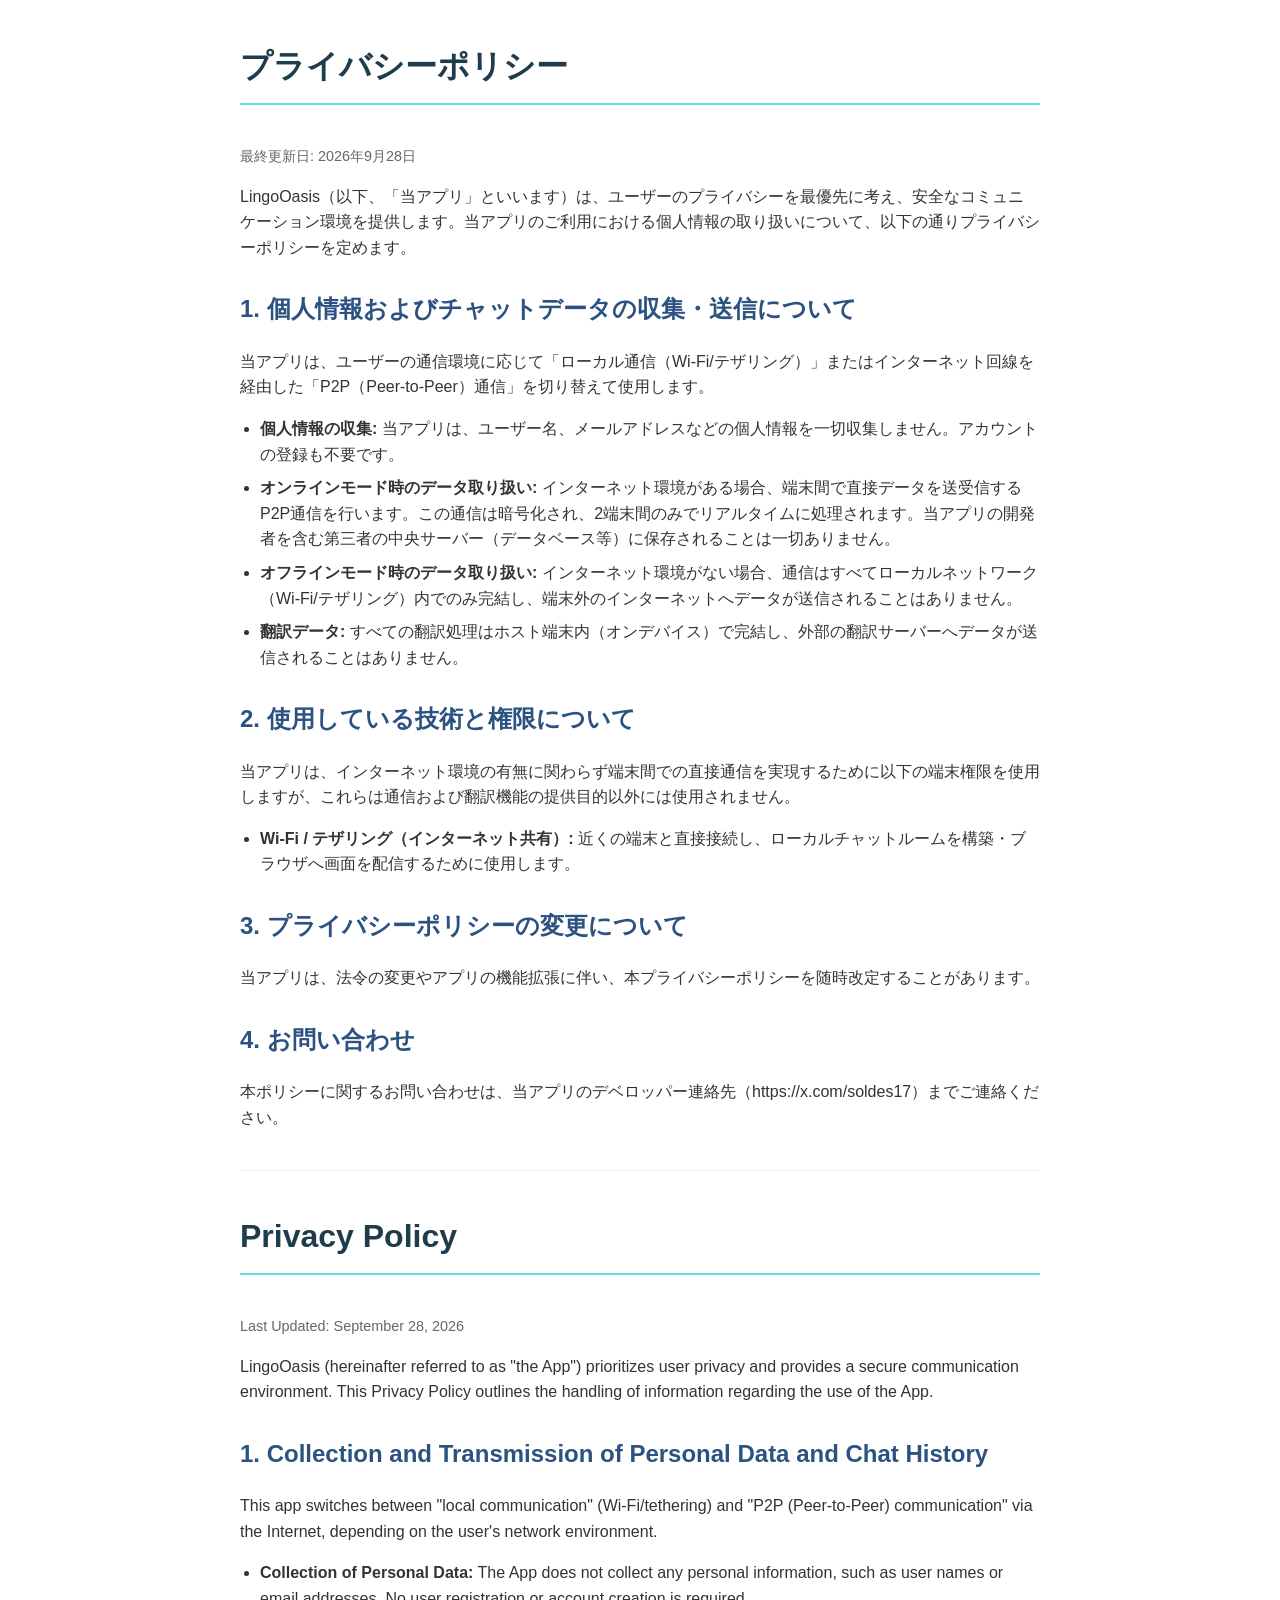
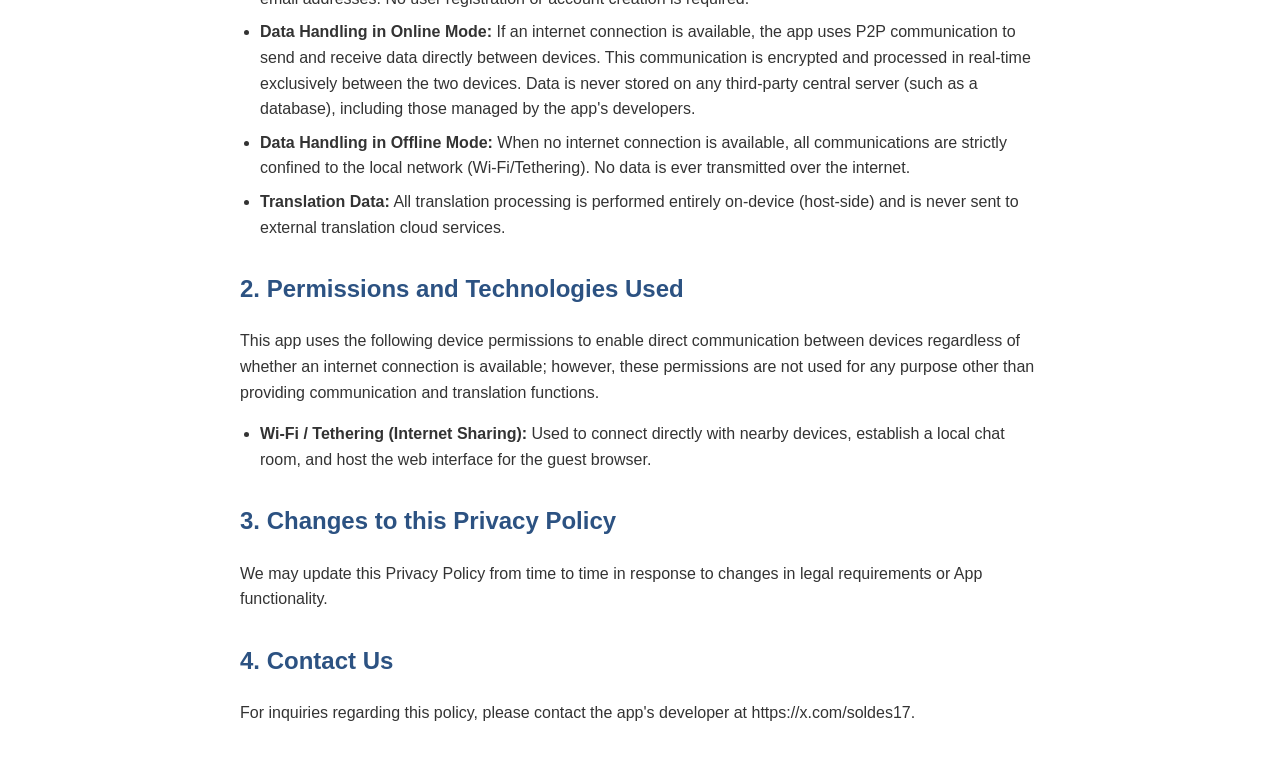
<file: privacy.html>
<!doctype html>
<html lang="ja">
  <head>
    <meta charset="UTF-8" />
    <meta name="viewport" content="width=device-width, initial-scale=1.0" />
    <title>プライバシーポリシー / Privacy Policy - LingoOasis</title>
    <style>
      body {
        font-family:
          -apple-system, BlinkMacSystemFont, "Segoe UI", Roboto, Helvetica,
          Arial, sans-serif;
        line-height: 1.6;
        color: #333;
        max-width: 800px;
        margin: 0 auto;
        padding: 20px;
      }
      h1 {
        border-bottom: 2px solid #5ce1e6;
        padding-bottom: 10px;
        color: #1f3c4d;
      }
      h2 {
        color: #2c5282;
        margin-top: 30px;
      }
      ul {
        padding-left: 20px;
      }
      li {
        margin-bottom: 8px;
      }
      hr {
        border: 0;
        border-top: 1px solid #eee;
        margin: 40px 0;
      }
      .footer {
        font-size: 0.9em;
        color: #666;
        margin-top: 40px;
      }
    </style>
  </head>
  <body>
    <h1>プライバシーポリシー</h1>
    <p class="footer">最終更新日: 2026年9月28日</p>
    <p>
      LingoOasis（以下、「当アプリ」といいます）は、ユーザーのプライバシーを最優先に考え、安全なコミュニケーション環境を提供します。当アプリのご利用における個人情報の取り扱いについて、以下の通りプライバシーポリシーを定めます。
    </p>

    <h2>1. 個人情報およびチャットデータの収集・送信について</h2>
    <p>
      当アプリは、ユーザーの通信環境に応じて「ローカル通信（Wi-Fi/テザリング）」またはインターネット回線を経由した「P2P（Peer-to-Peer）通信」を切り替えて使用します。
    </p>
    <ul>
      <li>
        <strong>個人情報の収集:</strong>
        当アプリは、ユーザー名、メールアドレスなどの個人情報を一切収集しません。アカウントの登録も不要です。
      </li>
      <li>
        <strong>オンラインモード時のデータ取り扱い:</strong>
        インターネット環境がある場合、端末間で直接データを送受信するP2P通信を行います。この通信は暗号化され、2端末間のみでリアルタイムに処理されます。当アプリの開発者を含む第三者の中央サーバー（データベース等）に保存されることは一切ありません。
      </li>
      <li>
        <strong>オフラインモード時のデータ取り扱い:</strong>
        インターネット環境がない場合、通信はすべてローカルネットワーク（Wi-Fi/テザリング）内でのみ完結し、端末外のインターネットへデータが送信されることはありません。
      </li>
      <li>
        <strong>翻訳データ:</strong>
        すべての翻訳処理はホスト端末内（オンデバイス）で完結し、外部の翻訳サーバーへデータが送信されることはありません。
      </li>
    </ul>

    <h2>2. 使用している技術と権限について</h2>
    <p>
      当アプリは、インターネット環境の有無に関わらず端末間での直接通信を実現するために以下の端末権限を使用しますが、これらは通信および翻訳機能の提供目的以外には使用されません。
    </p>
    <ul>
      <li>
        <strong>Wi-Fi / テザリング（インターネット共有）:</strong>
        近くの端末と直接接続し、ローカルチャットルームを構築・ブラウザへ画面を配信するために使用します。
      </li>
    </ul>

    <h2>3. プライバシーポリシーの変更について</h2>
    <p>
      当アプリは、法令の変更やアプリの機能拡張に伴い、本プライバシーポリシーを随時改定することがあります。
    </p>

    <h2>4. お問い合わせ</h2>
    <p>
      本ポリシーに関するお問い合わせは、当アプリのデベロッパー連絡先（https://x.com/soldes17）までご連絡ください。
    </p>

    <hr />

    <h1>Privacy Policy</h1>
    <p class="footer">Last Updated: September 28, 2026</p>
    <p>
      LingoOasis (hereinafter referred to as "the App") prioritizes user privacy
      and provides a secure communication environment. This Privacy Policy
      outlines the handling of information regarding the use of the App.
    </p>

    <h2>1. Collection and Transmission of Personal Data and Chat History</h2>
    <p>
      This app switches between "local communication" (Wi-Fi/tethering) and "P2P
      (Peer-to-Peer) communication" via the Internet, depending on the user's
      network environment.
    </p>
    <ul>
      <li>
        <strong>Collection of Personal Data:</strong> The App does not collect
        any personal information, such as user names or email addresses. No user
        registration or account creation is required.
      </li>
      <li>
        <strong>Data Handling in Online Mode:</strong>
        If an internet connection is available, the app uses P2P communication
        to send and receive data directly between devices. This communication is
        encrypted and processed in real-time exclusively between the two
        devices. Data is never stored on any third-party central server (such as
        a database), including those managed by the app's developers.
      </li>
      <li>
        <strong>Data Handling in Offline Mode:</strong> When no internet
        connection is available, all communications are strictly confined to the
        local network (Wi-Fi/Tethering). No data is ever transmitted over the
        internet.
      </li>
      <li>
        <strong>Translation Data:</strong> All translation processing is
        performed entirely on-device (host-side) and is never sent to external
        translation cloud services.
      </li>
    </ul>

    <h2>2. Permissions and Technologies Used</h2>
    <p>
      This app uses the following device permissions to enable direct
      communication between devices regardless of whether an internet connection
      is available; however, these permissions are not used for any purpose
      other than providing communication and translation functions.
    </p>
    <ul>
      <li>
        <strong>Wi-Fi / Tethering (Internet Sharing):</strong> Used to connect
        directly with nearby devices, establish a local chat room, and host the
        web interface for the guest browser.
      </li>
    </ul>

    <h2>3. Changes to this Privacy Policy</h2>
    <p>
      We may update this Privacy Policy from time to time in response to changes
      in legal requirements or App functionality.
    </p>

    <h2>4. Contact Us</h2>
    <p>
      For inquiries regarding this policy, please contact the app's developer at
      https://x.com/soldes17.
    </p>
  </body>
</html>
</file>
<file: styles.css>
@charset "utf-8";
:root {
  --ink: #102855;
  --ink-soft: #34506f;
  --teal: #10bcb9;
  --teal-dark: #079ba5;
  --sky: #eaf8fb;
  --mint: #e6faf4;
  --paper: #fbfefd;
  --line: #dce9ec;
  --white: #fff;
  --shadow: 0 28px 70px rgba(23, 61, 96, 0.14);
  --radius: 26px;
  --max: 1160px;
  color-scheme: light;
}
* {
  box-sizing: border-box;
}
html {
  scroll-behavior: smooth;
}
body {
  margin: 0;
  background: var(--paper);
  color: var(--ink);
  font-family:
    Inter,
    -apple-system,
    BlinkMacSystemFont,
    "Segoe UI",
    "Noto Sans JP",
    Meiryo,
    sans-serif;
  line-height: 1.65;
}
a {
  color: inherit;
}
img {
  max-width: 100%;
  display: block;
}
button,
a {
  -webkit-tap-highlight-color: transparent;
}
.skip-link {
  position: absolute;
  left: 12px;
  top: -60px;
  background: var(--ink);
  color: #fff;
  padding: 10px 14px;
  border-radius: 10px;
  z-index: 20;
}
.skip-link:focus {
  top: 12px;
}
:focus-visible {
  outline: 3px solid #0784c5;
  outline-offset: 4px;
}
.wrap {
  width: min(calc(100% - 48px), var(--max));
  margin-inline: auto;
}
.header {
  position: relative;
  z-index: 5;
}
.header-inner {
  height: 82px;
  display: flex;
  align-items: center;
  justify-content: space-between;
  gap: 24px;
}
.brand {
  display: inline-flex;
  align-items: center;
  gap: 11px;
  text-decoration: none;
  font-size: 19px;
  font-weight: 800;
  letter-spacing: -0.04em;
}
.brand img {
  width: 39px;
  height: 39px;
  object-fit: contain;
}
.nav {
  display: flex;
  align-items: center;
  gap: 26px;
  font-size: 14px;
  font-weight: 650;
}
.nav a {
  text-decoration: none;
}
.nav a:not(.nav-cta):hover,
.footer a:hover {
  color: var(--teal-dark);
}
.language {
  border: 1px solid var(--line);
  border-radius: 999px;
  padding: 7px 12px;
  color: var(--ink-soft);
  white-space: nowrap;
  flex-shrink: 0;
}
.nav-cta,
.btn {
  display: inline-flex;
  align-items: center;
  justify-content: center;
  gap: 9px;
  text-decoration: none;
  font-weight: 750;
  border-radius: 999px;
  transition:
    transform 0.18s ease,
    box-shadow 0.18s ease,
    background 0.18s ease;
}
.nav-cta {
  padding: 10px 17px;
  background: var(--ink);
  color: #fff;
  white-space: nowrap;
  flex-shrink: 0;
}
.nav-cta:hover,
.btn:hover {
  transform: translateY(-2px);
  box-shadow: 0 12px 28px rgba(16, 40, 85, 0.18);
}
.store-mark {
  display: grid;
  place-items: center;
  width: 25px;
  height: 25px;
  border-radius: 50%;
  background: rgba(255, 255, 255, 0.15);
  font-size: 13px;
  line-height: 1;
}
.btn-secondary .store-mark {
  background: #eef8f7;
}
.hero {
  position: relative;
  overflow: hidden;
  padding: 45px 0 88px;
  background:
    radial-gradient(
      ellipse at 88% 26%,
      rgba(135, 241, 224, 0.42),
      transparent 35%
    ),
    radial-gradient(
      ellipse at 8% 60%,
      rgba(183, 232, 250, 0.42),
      transparent 38%
    ),
    linear-gradient(180deg, #f5fffd 0%, #fff 100%);
}
.hero:before,
.hero:after {
  content: "";
  position: absolute;
  border: 1px solid rgba(58, 192, 195, 0.15);
  border-radius: 50%;
  pointer-events: none;
}
.hero:before {
  width: 560px;
  height: 560px;
  right: -300px;
  top: -265px;
}
.hero:after {
  width: 440px;
  height: 440px;
  left: -320px;
  bottom: -270px;
}
.hero-grid {
  position: relative;
  z-index: 1;
  display: grid;
  grid-template-columns: 1.02fr 0.98fr;
  align-items: center;
  gap: 48px;
}
.eyebrow {
  display: inline-flex;
  align-items: center;
  gap: 8px;
  margin: 0 0 20px;
  padding: 7px 13px;
  border: 1px solid #c8eee8;
  border-radius: 999px;
  background: rgba(255, 255, 255, 0.82);
  color: #078f98;
  font-size: 12px;
  font-weight: 800;
  letter-spacing: 0.08em;
}
.eyebrow-dot {
  width: 8px;
  height: 8px;
  border-radius: 50%;
  background: var(--teal);
  box-shadow: 0 0 0 4px rgba(16, 188, 185, 0.13);
}
h1,
h2,
h3,
p {
  margin-top: 0;
}
h1 {
  max-width: 670px;
  margin-bottom: 20px;
  font-size: clamp(42px, 5.2vw, 68px);
  line-height: 1.17;
  letter-spacing: -0.065em;
  font-weight: 850;
}
h1 .highlight {
  position: relative;
  white-space: nowrap;
  z-index: 0;
}
h1 .highlight:after {
  content: "";
  position: absolute;
  z-index: -1;
  left: 0;
  right: 0;
  bottom: 0.02em;
  height: 0.24em;
  border-radius: 999px;
  background: linear-gradient(90deg, #a4f1df, #8be6ed);
  transform: rotate(-1.4deg);
}
.hero-copy {
  max-width: 540px;
  color: var(--ink-soft);
  font-size: 18px;
  line-height: 1.85;
  margin-bottom: 28px;
}
.cta-row {
  display: flex;
  flex-wrap: wrap;
  gap: 12px;
}
.btn {
  min-height: 56px;
  padding: 0 22px;
  font-size: 15px;
}
.btn-primary {
  background: var(--ink);
  color: #fff;
  box-shadow: 0 10px 25px rgba(16, 40, 85, 0.15);
}
.btn-secondary {
  background: #fff;
  border: 1px solid var(--line);
  color: var(--ink);
  box-shadow: 0 5px 16px rgba(23, 61, 96, 0.05);
}
.hero-note {
  margin: 15px 0 0;
  color: #64798b;
  font-size: 12px;
}
.hero-art {
  position: relative;
  min-height: 510px;
  display: grid;
  place-items: center;
}
.aura {
  position: absolute;
  width: min(100%, 480px);
  aspect-ratio: 1;
  border-radius: 50%;
  background: radial-gradient(
    circle,
    #ddfbf3 0%,
    #e8f8fb 53%,
    rgba(226, 249, 249, 0) 72%
  );
}
.phone {
  position: relative;
  z-index: 1;
  width: min(340px, 85%);
  padding: 11px;
  border: 1px solid rgba(35, 75, 111, 0.16);
  border-radius: 42px;
  background: linear-gradient(140deg, #fafefe, #d9eef3);
  box-shadow:
    0 32px 70px rgba(31, 71, 106, 0.22),
    inset 0 1px 0 #fff;
  transform: rotate(2.3deg);
}
.phone-screen {
  min-height: 452px;
  overflow: hidden;
  border: 1px solid #dbe8e9;
  border-radius: 32px;
  background: #fff;
  padding: 22px 19px 20px;
  display: flex;
  flex-direction: column;
}
.phone-top {
  display: flex;
  align-items: center;
  justify-content: space-between;
  margin-bottom: 19px;
  color: #73879b;
  font-size: 10px;
  font-weight: 700;
}
.phone-brand {
  display: flex;
  align-items: center;
  gap: 7px;
  color: var(--ink);
  font-size: 13px;
  font-weight: 800;
}
.phone-brand img {
  width: 25px;
  height: 25px;
}
.demo-label {
  margin: 0 0 13px;
  text-align: center;
  color: #8295a6;
  font-size: 9px;
  font-weight: 750;
  letter-spacing: 0.12em;
}
.bubble {
  max-width: 92%;
  margin-bottom: 12px;
  padding: 13px 15px;
  border-radius: 17px;
  font-size: 13px;
  line-height: 1.55;
  box-shadow: 0 5px 12px rgba(21, 67, 94, 0.055);
}
.bubble small {
  display: block;
  margin-bottom: 4px;
  font-size: 9px;
  font-weight: 800;
  letter-spacing: 0.07em;
  opacity: 0.66;
}
.bubble.left {
  align-self: flex-start;
  background: #eef7fb;
  border-bottom-left-radius: 5px;
}
.bubble.right {
  align-self: flex-end;
  background: #dff9f1;
  border-bottom-right-radius: 5px;
}
.bubble.en {
  align-self: flex-start;
  background: #eaf3ff;
  border-bottom-left-radius: 5px;
}
.phone-input {
  margin-top: auto;
  border: 1px solid #dcecf0;
  border-radius: 999px;
  padding: 11px 13px;
  color: #93a5b4;
  font-size: 10px;
}
.float-pill {
  position: absolute;
  z-index: 2;
  display: flex;
  align-items: center;
  gap: 8px;
  padding: 11px 15px;
  border: 1px solid rgba(255, 255, 255, 0.9);
  border-radius: 999px;
  background: rgba(255, 255, 255, 0.94);
  box-shadow: 0 10px 30px rgba(21, 66, 98, 0.11);
  font-size: 12px;
  font-weight: 750;
  color: #1b5871;
}
.float-pill img {
  width: 20px;
  height: 20px;
}
.float-pill.qr {
  top: 105px;
  left: 3%;
  transform: rotate(-5deg);
}
.float-pill.translate {
  right: -1%;
  bottom: 115px;
  transform: rotate(4deg);
}
.float-pill .pill-dot {
  flex: 0 0 8px;
  width: 8px;
  height: 8px;
  border-radius: 50%;
  background: #27c6a5;
}
.trust-row {
  position: relative;
  z-index: 2;
  margin-top: -28px;
}
.trust-inner {
  display: grid;
  grid-template-columns: repeat(3, 1fr);
  background: #fff;
  border: 1px solid var(--line);
  border-radius: 20px;
  box-shadow: 0 14px 38px rgba(27, 62, 92, 0.07);
  overflow: hidden;
}
.trust-item {
  display: flex;
  align-items: center;
  justify-content: center;
  gap: 10px;
  padding: 18px 14px;
  text-align: center;
  font-size: 14px;
  font-weight: 750;
}
.trust-item + .trust-item {
  border-left: 1px solid var(--line);
}
.trust-icon {
  display: grid;
  place-items: center;
  width: 30px;
  height: 30px;
  border-radius: 10px;
  background: #e8faf4;
  color: #078f98;
  font-size: 15px;
}
.section {
  padding: 100px 0;
}
.section-soft {
  background: linear-gradient(180deg, #f4fbfc, #eff9f6);
}
.section-heading {
  max-width: 690px;
  margin: 0 auto 48px;
  text-align: center;
}
.section-kicker {
  margin-bottom: 12px;
  color: #069da3;
  font-size: 12px;
  font-weight: 850;
  letter-spacing: 0.14em;
  text-transform: uppercase;
}
.section-heading h2 {
  margin-bottom: 14px;
  font-size: clamp(31px, 4vw, 46px);
  line-height: 1.24;
  letter-spacing: -0.05em;
}
.section-heading p {
  margin-bottom: 0;
  color: var(--ink-soft);
  font-size: 16px;
}
.steps {
  display: grid;
  grid-template-columns: repeat(3, 1fr);
  gap: 18px;
}
.step {
  position: relative;
  min-height: 230px;
  padding: 28px;
  border: 1px solid var(--line);
  border-radius: var(--radius);
  background: #fff;
  box-shadow: 0 12px 32px rgba(23, 61, 96, 0.045);
}
.step-number {
  display: grid;
  place-items: center;
  width: 42px;
  height: 42px;
  margin-bottom: 20px;
  border-radius: 14px;
  background: linear-gradient(135deg, #ddfaf1, #dff5fb);
  color: #087f94;
  font-size: 15px;
  font-weight: 900;
}
.step h3 {
  margin-bottom: 9px;
  font-size: 20px;
  letter-spacing: -0.035em;
}
.step p {
  margin: 0;
  color: var(--ink-soft);
  font-size: 14px;
  line-height: 1.8;
}
.step-arrow {
  position: absolute;
  top: 37px;
  right: -17px;
  z-index: 2;
  width: 32px;
  height: 32px;
  display: grid;
  place-items: center;
  border-radius: 50%;
  background: #fff;
  border: 1px solid var(--line);
  color: #12abae;
  font-weight: 800;
}
.gallery {
  display: grid;
  grid-template-columns: repeat(3, 1fr);
  align-items: start;
  gap: 22px;
}
.shot {
  margin: 0;
}
.shot-frame {
  overflow: hidden;
  border: 1px solid #dfebee;
  border-radius: 24px;
  background: #fff;
  box-shadow: var(--shadow);
}
.shot-frame img {
  width: 100%;
  height: auto;
}
.shot figcaption {
  padding: 15px 4px 0;
  font-size: 14px;
  font-weight: 750;
  line-height: 1.55;
}
.shot figcaption span {
  display: block;
  margin-top: 4px;
  color: var(--ink-soft);
  font-size: 12px;
  font-weight: 450;
}
.use-cases {
  display: grid;
  grid-template-columns: repeat(3, 1fr);
  gap: 18px;
}
.use-case {
  display: flex;
  flex-direction: column;
  align-items: flex-start;
  min-height: 290px;
  padding: 28px;
  border-radius: 24px;
  background: #fff;
  border: 1px solid var(--line);
}
.use-case-icon {
  width: 52px;
  height: 52px;
  display: grid;
  place-items: center;
  margin-bottom: 22px;
  border: 1px solid #ccece5;
  border-radius: 16px;
  background: linear-gradient(145deg, #effcf8, #e2f5f7);
  color: #07838c;
}
.use-case-icon svg {
  width: 27px;
  height: 27px;
}
.use-case p.use-case-example {
  width: 100%;
  margin-top: auto;
  padding-top: 20px;
  color: #173f58;
  font-size: 14px;
  font-weight: 700;
  line-height: 1.75;
}
.use-case-example:before {
  content: "";
  display: block;
  width: 28px;
  height: 2px;
  margin-bottom: 14px;
  border-radius: 2px;
  background: #69cfbf;
}
.use-case h3 {
  margin-bottom: 8px;
  font-size: 18px;
}
.use-case p {
  margin: 0;
  color: var(--ink-soft);
  font-size: 14px;
}
.language-layout {
  display: grid;
  grid-template-columns: 0.9fr 1.1fr;
  align-items: center;
  gap: 55px;
}
.language-copy h2 {
  font-size: clamp(32px, 4vw, 48px);
  line-height: 1.22;
  letter-spacing: -0.05em;
}
.language-copy p {
  color: var(--ink-soft);
  line-height: 1.9;
}
.language-count {
  display: inline-flex;
  align-items: baseline;
  gap: 10px;
  margin: 3px 0 18px;
  color: #078f98;
}
.language-count strong {
  font-size: 68px;
  line-height: 1;
  letter-spacing: -0.08em;
}
.language-count span {
  font-weight: 750;
}
.language-list {
  display: flex;
  flex-wrap: wrap;
  gap: 10px;
}
.language-list span {
  padding: 9px 13px;
  border: 1px solid var(--line);
  border-radius: 999px;
  background: #fff;
  color: var(--ink-soft);
  font-size: 13px;
  font-weight: 650;
}
.offline-card {
  display: grid;
  grid-template-columns: auto 1fr;
  align-items: start;
  gap: 21px;
  padding: 30px;
  border: 1px solid #cdebe6;
  border-radius: 25px;
  background: linear-gradient(120deg, #e8fbf4, #eaf8fc);
}
.offline-icon {
  display: grid;
  place-items: center;
  width: 56px;
  height: 56px;
  border: 1px solid #d0eae5;
  border-radius: 17px;
  background: #fff;
  color: #07838c;
}
.offline-icon svg {
  width: 29px;
  height: 29px;
}
.offline-card h3 {
  margin: 2px 0 8px;
  font-size: 20px;
}
.offline-card p {
  margin: 0;
  color: var(--ink-soft);
  font-size: 14px;
  line-height: 1.9;
}
.offline-card .offline-benefit {
  font-size: 16px;
  line-height: 1.85;
}
.offline-card .offline-note {
  margin-top: 12px;
  font-size: 13px;
  line-height: 1.85;
}
.faq-list {
  max-width: 830px;
  margin-inline: auto;
  border-top: 1px solid var(--line);
}
.faq-list details {
  border-bottom: 1px solid var(--line);
}
.faq-list summary {
  position: relative;
  list-style: none;
  cursor: pointer;
  padding: 22px 44px 22px 3px;
  font-size: 16px;
  font-weight: 750;
}
.faq-list summary::-webkit-details-marker {
  display: none;
}
.faq-list summary:after {
  content: "＋";
  position: absolute;
  right: 5px;
  top: 19px;
  color: #079ca4;
  font-size: 22px;
  font-weight: 400;
}
.faq-list details[open] summary:after {
  content: "−";
}
.faq-list details p {
  max-width: 730px;
  padding: 0 30px 22px 3px;
  margin: 0;
  color: var(--ink-soft);
  font-size: 14px;
  line-height: 1.9;
}
.final-cta {
  position: relative;
  overflow: hidden;
  padding: 74px 28px;
  text-align: center;
  border-radius: 34px;
  background: linear-gradient(135deg, #10305b, #126d81 68%, #10a9a5);
  color: #fff;
}
.final-cta:before,
.final-cta:after {
  content: "";
  position: absolute;
  border: 1px solid rgba(255, 255, 255, 0.14);
  border-radius: 50%;
  pointer-events: none;
}
.final-cta:before {
  width: 340px;
  height: 340px;
  left: -180px;
  top: -220px;
}
.final-cta:after {
  width: 410px;
  height: 410px;
  right: -190px;
  bottom: -300px;
}
.final-cta > * {
  position: relative;
  z-index: 1;
}
.final-cta h2 {
  max-width: 700px;
  margin: 0 auto 12px;
  font-size: clamp(30px, 4vw, 43px);
  line-height: 1.25;
  letter-spacing: -0.05em;
}
.final-cta p {
  margin-bottom: 25px;
  color: rgba(255, 255, 255, 0.83);
}
.final-cta .btn-primary {
  background: #fff;
  color: #102855;
  box-shadow: none;
}
.final-cta .btn-secondary {
  border-color: rgba(255, 255, 255, 0.35);
  background: rgba(255, 255, 255, 0.12);
  color: #fff;
  box-shadow: none;
}
.final-cta .cta-row {
  justify-content: center;
}
.footer {
  margin-top: 80px;
  padding: 34px 0;
  border-top: 1px solid var(--line);
}
.footer-inner {
  display: flex;
  align-items: center;
  justify-content: space-between;
  gap: 24px;
}
.footer-brand {
  display: flex;
  align-items: center;
  gap: 9px;
  font-size: 14px;
  font-weight: 800;
}
.footer-brand img {
  width: 28px;
  height: 28px;
}
.footer-links {
  display: flex;
  flex-wrap: wrap;
  gap: 20px;
  color: var(--ink-soft);
  font-size: 12px;
}
.footer-links a {
  text-decoration: none;
}
.copyright {
  margin: 15px 0 0;
  color: #8192a0;
  font-size: 11px;
}
@media (max-width: 850px) {
  .hero-grid {
    grid-template-columns: 1fr;
    gap: 24px;
  }
  .hero-copy {
    max-width: 620px;
  }
  .hero-art {
    min-height: 470px;
  }
  .phone {
    width: min(330px, 80%);
  }
  .steps,
  .use-cases {
    grid-template-columns: 1fr;
  }
  .step {
    min-height: auto;
  }
  .step-arrow {
    display: none;
  }
  .language-layout {
    grid-template-columns: 1fr;
    gap: 32px;
  }
  .section {
    padding: 80px 0;
  }
  .gallery {
    gap: 14px;
  }
  .shot-frame {
    border-radius: 17px;
  }
  .shot figcaption {
    font-size: 12px;
  }
  .shot figcaption span {
    font-size: 11px;
  }
}
@media (max-width: 600px) {
  .wrap {
    width: min(calc(100% - 34px), var(--max));
  }
  .header-inner {
    height: 70px;
    gap: 8px;
  }
  .brand {
    gap: 8px;
    font-size: 16px;
    flex-shrink: 0;
  }
  .brand img {
    width: 34px;
    height: 34px;
  }
  .nav {
    gap: 8px;
    font-size: 12px;
    flex-shrink: 0;
  }
  .nav .nav-link {
    display: none;
  }
  .language {
    padding: 6px 8px;
  }
  .nav-cta {
    gap: 6px;
    padding: 8px 10px;
    font-size: 11px;
  }
  .hero {
    padding: 35px 0 62px;
  }
  .hero-grid {
    gap: 4px;
  }
  h1 {
    font-size: clamp(38px, 11vw, 54px);
  }
  .hero-copy {
    font-size: 16px;
  }
  .cta-row {
    gap: 9px;
  }
  .btn {
    min-height: 52px;
    padding: 0 16px;
    font-size: 13px;
  }
  .hero-art {
    min-height: 405px;
  }
  .phone {
    width: min(310px, 84%);
    padding: 9px;
    border-radius: 34px;
  }
  .phone-screen {
    min-height: 360px;
    padding: 18px 15px;
    border-radius: 26px;
  }
  .bubble {
    font-size: 11px;
    padding: 10px 12px;
  }
  .float-pill {
    font-size: 10px;
    padding: 9px 11px;
  }
  .float-pill.qr {
    top: 72px;
    left: -1%;
  }
  .float-pill.translate {
    right: -3%;
    bottom: 70px;
  }
  .trust-row {
    margin-top: -14px;
  }
  .trust-inner {
    grid-template-columns: 1fr;
    border-radius: 17px;
  }
  .trust-item {
    justify-content: flex-start;
    padding: 12px 18px;
    text-align: left;
    font-size: 13px;
  }
  .trust-item + .trust-item {
    border-left: 0;
    border-top: 1px solid var(--line);
  }
  .trust-icon {
    width: 27px;
    height: 27px;
  }
  .section {
    padding: 68px 0;
  }
  .section-heading {
    margin-bottom: 33px;
  }
  .section-heading p {
    font-size: 14px;
  }
  .steps {
    gap: 12px;
  }
  .step {
    padding: 22px;
    border-radius: 21px;
  }
  .gallery {
    grid-template-columns: 1fr;
    gap: 28px;
    max-width: 340px;
    margin: auto;
  }
  .shot-frame {
    border-radius: 20px;
  }
  .shot figcaption {
    font-size: 14px;
  }
  .shot figcaption span {
    font-size: 12px;
  }
  .use-case {
    min-height: 0;
    padding: 23px;
  }
  .language-count strong {
    font-size: 58px;
  }
  .language-list {
    gap: 8px;
  }
  .language-list span {
    padding: 8px 11px;
    font-size: 12px;
  }
  .offline-card {
    grid-template-columns: 1fr;
    gap: 14px;
    padding: 24px;
  }
  .offline-card h3 {
    font-size: 18px;
  }
  .faq-list summary {
    font-size: 14px;
    padding-block: 19px;
  }
  .faq-list details p {
    font-size: 13px;
  }
  .final-cta {
    padding: 56px 20px;
    border-radius: 25px;
  }
  .final-cta .cta-row {
    display: grid;
    max-width: 290px;
    margin-inline: auto;
  }
  .footer {
    margin-top: 54px;
  }
  .footer-inner {
    align-items: flex-start;
    flex-direction: column;
    gap: 19px;
  }
  .footer-links {
    gap: 14px;
  }
  .copyright {
    margin-top: 10px;
  }
}
@media (max-width: 360px) {
  .wrap {
    width: min(calc(100% - 24px), var(--max));
  }
  .header-inner {
    gap: 4px;
  }
  .brand {
    gap: 5px;
    font-size: 15px;
  }
  .brand img {
    width: 30px;
    height: 30px;
  }
  .nav {
    gap: 5px;
    font-size: 11px;
  }
  .language {
    padding: 5px 6px;
  }
  .nav-cta {
    padding: 8px;
  }
}

@media (max-width: 320px) {
  .header-inner {
    gap: 3px;
  }
  .brand {
    gap: 4px;
    font-size: 14px;
  }
  .brand img {
    width: 28px;
    height: 28px;
  }
  .nav {
    gap: 4px;
    font-size: 10px;
  }
  .language {
    padding: 4px 5px;
  }
  .nav-cta {
    gap: 4px;
    padding: 7px 6px;
    font-size: 10px;
  }
}

@media (prefers-reduced-motion: reduce) {
  html {
    scroll-behavior: auto;
  }
  *,
  *:before,
  *:after {
    transition: none !important;
    animation: none !important;
  }
}

.store-badge-link {
  display: inline-flex;
  align-items: center;
  justify-content: center;
  border-radius: 4px;
  transition: transform 0.18s ease;
}
.store-badge-link:hover {
  transform: translateY(-2px);
}
.store-badge-link:focus-visible {
  outline-offset: 5px;
}
.store-badge-image {
  display: block;
  width: 170px;
  height: auto;
  max-width: 100%;
}
@media (max-width: 600px) {
  .store-badge-image {
    width: 160px;
  }
}

.scroll-reveal {
  opacity: 1;
  transform: translateY(0);
  transition:
    opacity 0.55s ease,
    transform 0.7s cubic-bezier(0.22, 1, 0.36, 1);
  transition-delay: var(--reveal-delay, 0ms);
}
.scroll-reveal.is-pending {
  opacity: 0;
  transform: translateY(24px);
}
@media (prefers-reduced-motion: reduce) {
  .scroll-reveal,
  .scroll-reveal.is-pending {
    opacity: 1;
    transform: none;
    transition: none;
  }
}
</file>
